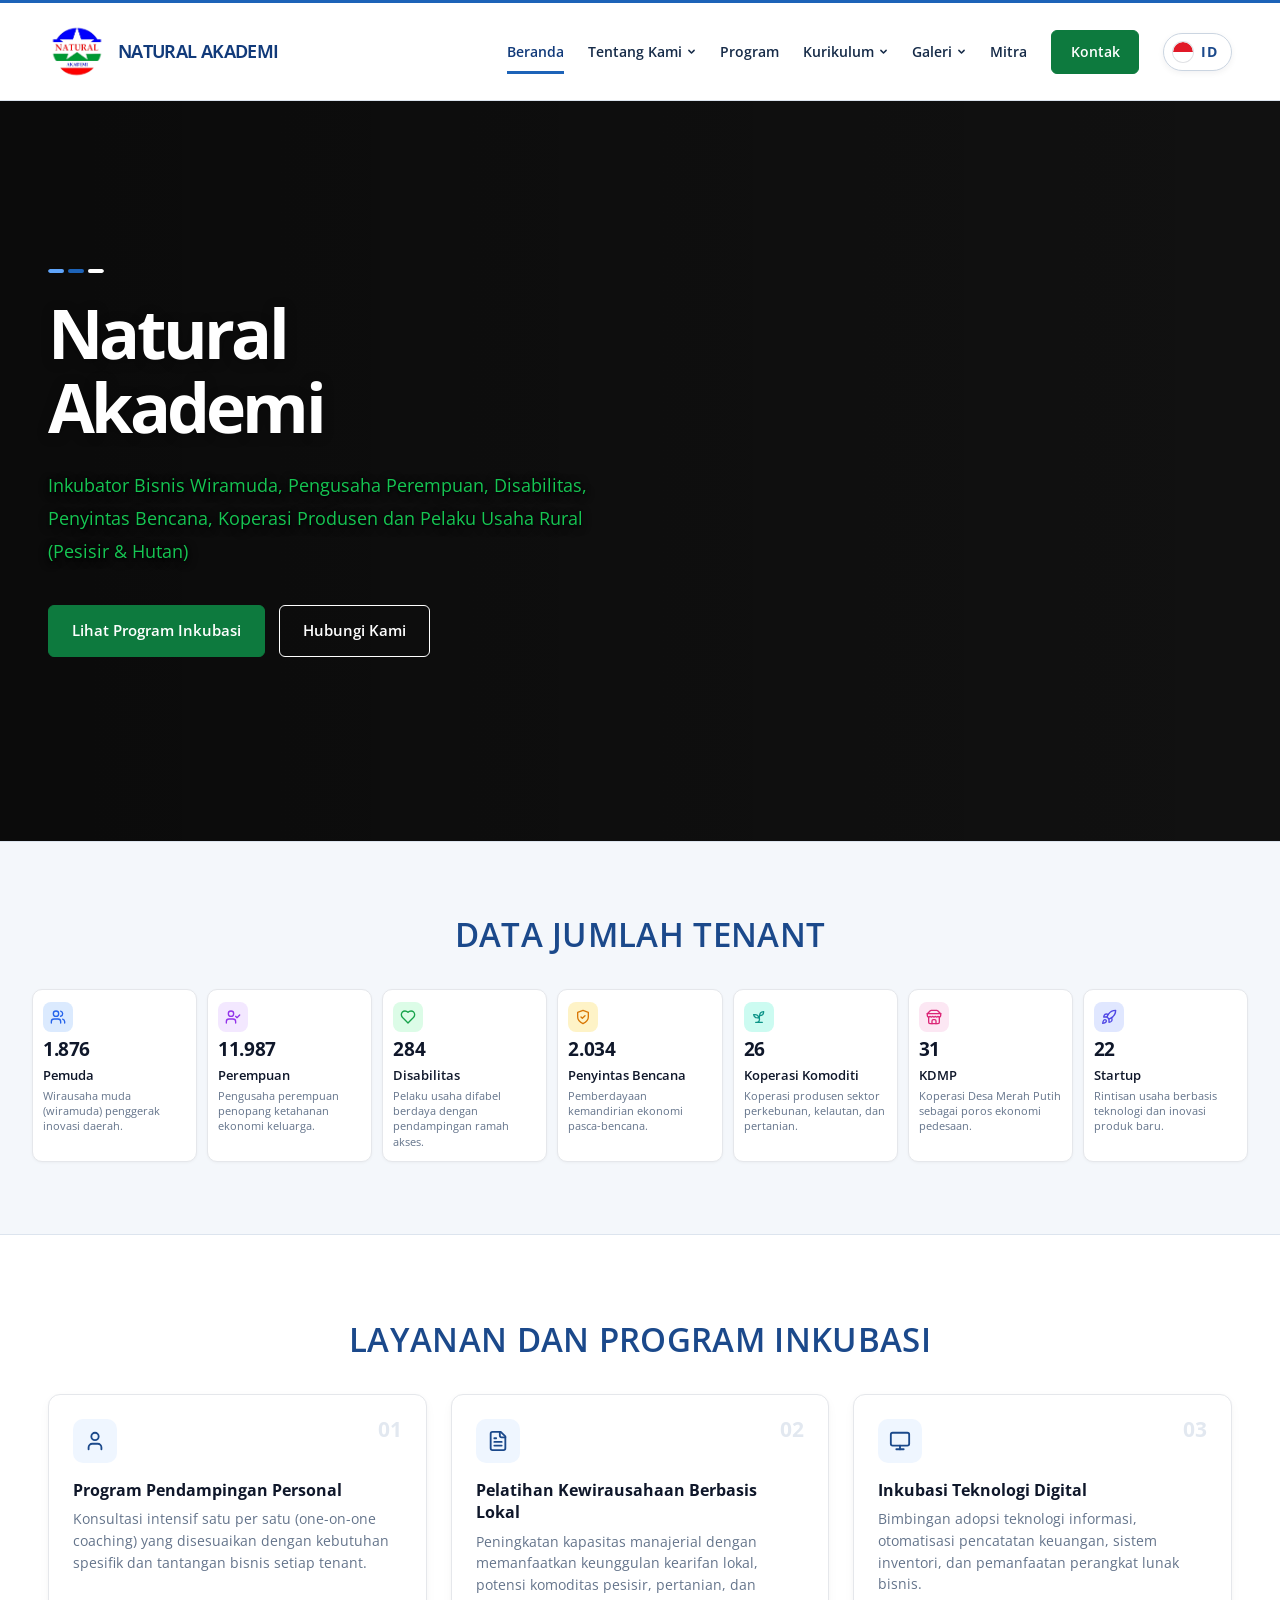
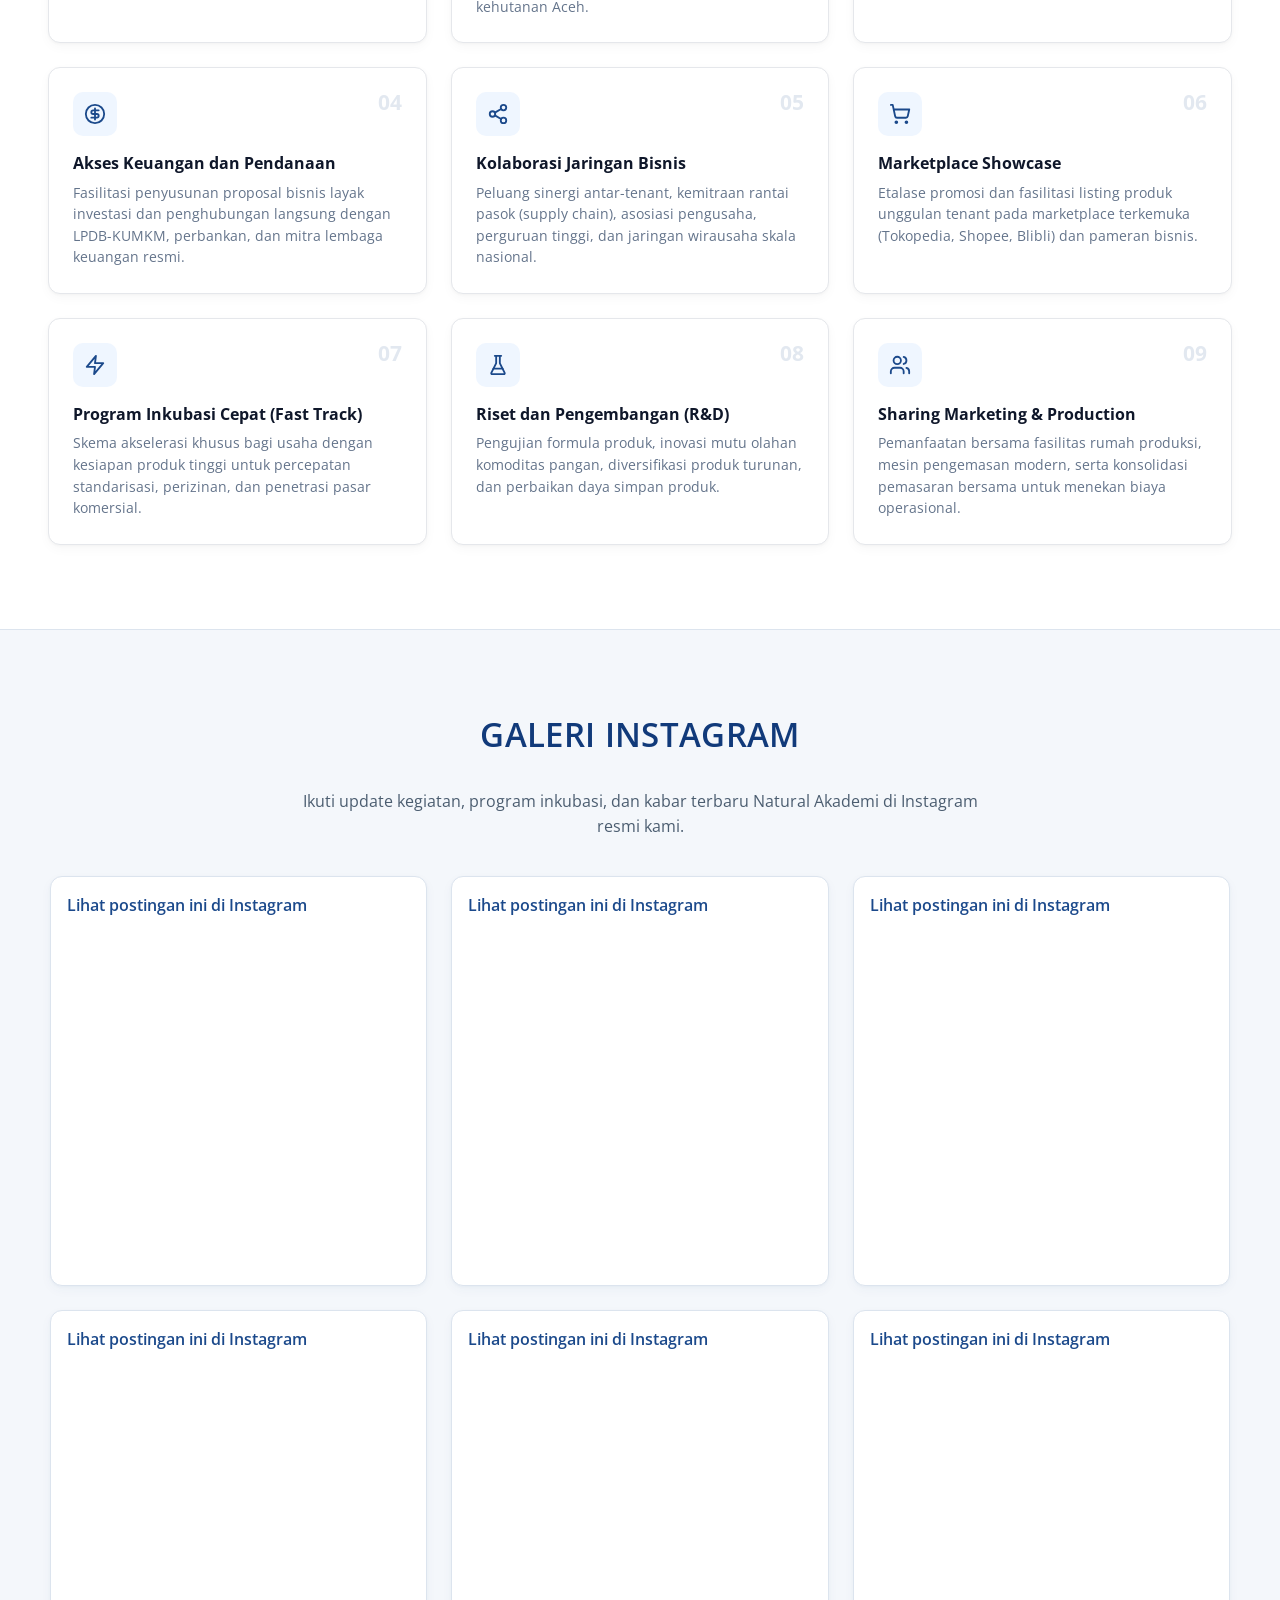
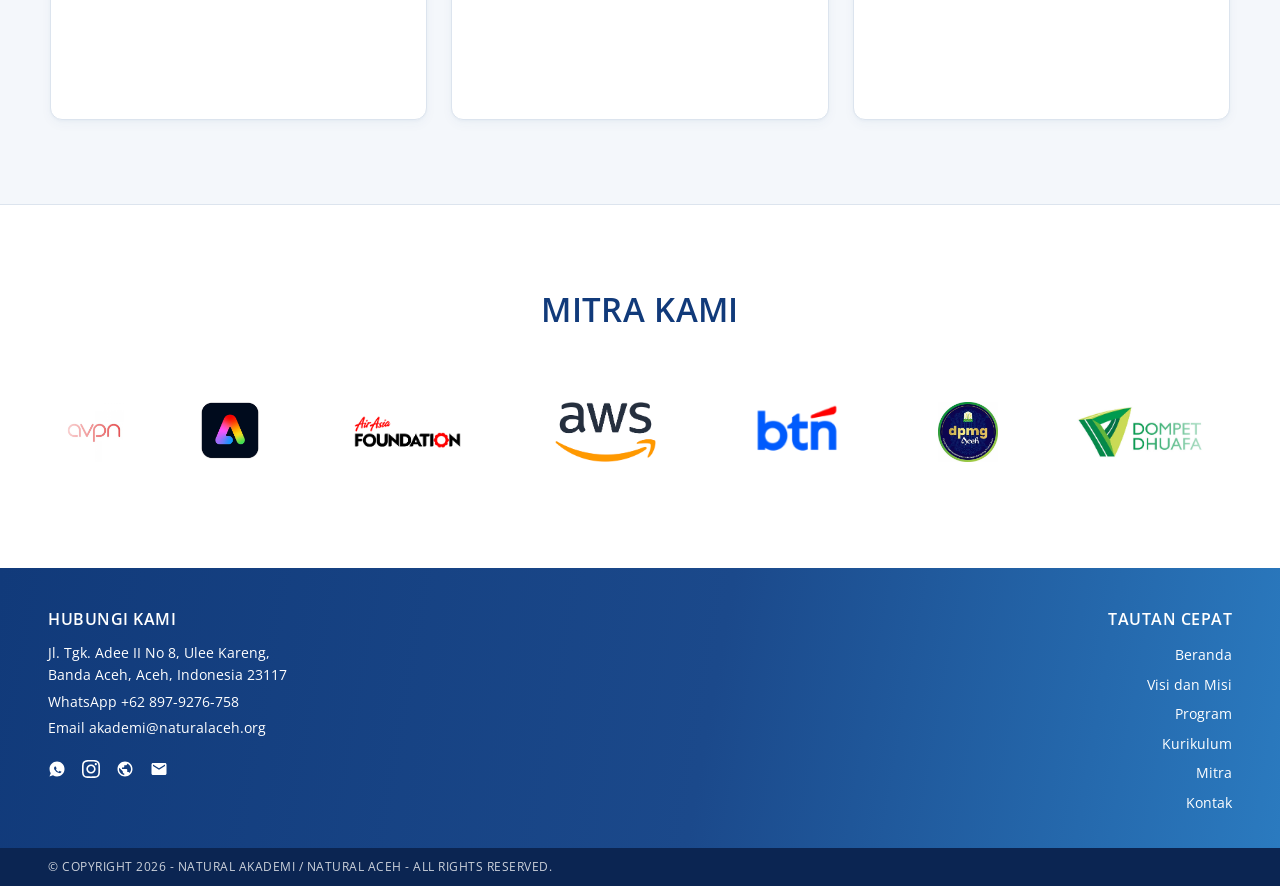
<file: index.html>
<!doctype html>
<html lang="id">
  <head>
    <meta charset="utf-8">
    <meta name="viewport" content="width=device-width, initial-scale=1">
    <meta name="theme-color" content="#1B498B">
    <meta name="description" content="Natural Akademi — Inkubator Bisnis Wiramuda, Pengusaha Perempuan, Disabilitas, Penyintas Bencana, Koperasi Produsen dan Pelaku Usaha Rural (Pesisir & Hutan)">
    <title>Natural Akademi | Inkubator Bisnis</title>
    <link rel="icon" type="image/png" href="Informasi%20mengenai%20natural%20akademi/Natural%20akademi%20logo%201.png">
    <link rel="preconnect" href="https://fonts.googleapis.com">
    <link rel="preconnect" href="https://fonts.gstatic.com" crossorigin>
    <link href="https://fonts.googleapis.com/css2?family=Open+Sans:wght@400;600;700&display=swap" rel="stylesheet">
    <link rel="stylesheet" href="styles.css">
    <script src="script.js" defer></script>
  </head>
  <body>
    <a class="skip-link" href="#beranda">Lewati navigasi</a>
    <header class="site-header">
      <div class="container header-inner">
        <a class="brand" href="#beranda" aria-label="NATURAL AKADEMI — Beranda">
          <img src="Informasi%20mengenai%20natural%20akademi/Natural%20akademi%20logo%201.png" width="500" height="499" alt="Logo Natural Akademi">
          <span>NATURAL <strong>AKADEMI</strong></span>
        </a>

        <nav id="primary-navigation" class="navigation" aria-label="Navigasi utama">
          <ul>
            <li><a href="#beranda" aria-current="location">Beranda</a></li>
            <li class="nav-dropdown">
              <button
                class="dropdown-trigger"
                type="button"
                aria-expanded="false"
                aria-controls="dropdown-about"
                aria-haspopup="true"
              >
                <span>Tentang Kami</span>
                <svg class="dropdown-chevron" width="9" height="9" viewBox="0 0 12 12" aria-hidden="true" focusable="false">
                  <path d="M2.5 4.5L6 8L9.5 4.5" fill="none" stroke="currentColor" stroke-width="2" stroke-linecap="round" stroke-linejoin="round"/>
                </svg>
              </button>
              <ul id="dropdown-about" class="dropdown-menu">
                <li><a href="visi-misi.html">Visi dan Misi</a></li>
                <li><a href="tujuan-utama.html">Tujuan Utama</a></li>
                <li><a href="struktur-pengelola.html">Struktur Pengelola</a></li>
              </ul>
            </li>
            <li><a href="#program">Program</a></li>
            <li class="nav-dropdown">
              <button
                class="dropdown-trigger"
                type="button"
                aria-expanded="false"
                aria-controls="dropdown-curriculum"
                aria-haspopup="true"
              >
                <span>Kurikulum</span>
                <svg class="dropdown-chevron" width="9" height="9" viewBox="0 0 12 12" aria-hidden="true" focusable="false">
                  <path d="M2.5 4.5L6 8L9.5 4.5" fill="none" stroke="currentColor" stroke-width="2" stroke-linecap="round" stroke-linejoin="round"/>
                </svg>
              </button>
              <ul id="dropdown-curriculum" class="dropdown-menu">
                <li><a href="kurikulum-inkubasi-umkm.html">Kurikulum Inkubasi UMKM</a></li>
                <li><a href="strategi-inkubasi-koperasi.html">Strategi Inkubasi Koperasi</a></li>
              </ul>
            </li>
            <li class="nav-dropdown">
              <button
                class="dropdown-trigger"
                type="button"
                aria-expanded="false"
                aria-controls="dropdown-gallery"
                aria-haspopup="true"
              >
                <span>Galeri</span>
                <svg class="dropdown-chevron" width="9" height="9" viewBox="0 0 12 12" aria-hidden="true" focusable="false">
                  <path d="M2.5 4.5L6 8L9.5 4.5" fill="none" stroke="currentColor" stroke-width="2" stroke-linecap="round" stroke-linejoin="round"/>
                </svg>
              </button>
              <ul id="dropdown-gallery" class="dropdown-menu">
                <li><a href="#galeri-instagram">Galeri Instagram</a></li>
                <li><a href="galeri-photo.html">Galeri Photo</a></li>
              </ul>
            </li>
            <li><a href="#mitra">Mitra</a></li>
            <!-- Restore Alur Inkubasi and Fasilitas when their sections are available. -->
            <li><a class="nav-contact" href="#kontak">Kontak</a></li>
          </ul>
        </nav>

        <div class="header-actions">
          <button
            type="button"
            class="lang-toggle-btn"
            id="lang-toggle"
            aria-label="Terjemahkan ke Bahasa Inggris / Translate to English"
            title="Terjemahkan ke Bahasa Inggris (Translate to English)"
            aria-pressed="false"
          >
            <span class="lang-flag-wrapper" aria-hidden="true">
              <!-- Bendera Indonesia (Default) -->
              <svg class="lang-flag-icon lang-flag-id" viewBox="0 0 24 24" width="20" height="20" focusable="false">
                <rect width="24" height="12" fill="#E11927" />
                <rect y="12" width="24" height="12" fill="#FFFFFF" />
              </svg>
              <!-- Bendera Inggris / UK Flag (Mode EN) -->
              <svg class="lang-flag-icon lang-flag-en" viewBox="0 0 60 30" width="20" height="20" preserveAspectRatio="xMidYMid slice" focusable="false">
                <rect width="60" height="30" fill="#012169" />
                <path d="M0,0 L60,30 M60,0 L0,30" stroke="#FFFFFF" stroke-width="6" />
                <path d="M0,0 L60,30 M60,0 L0,30" stroke="#C8102E" stroke-width="2" />
                <path d="M30,0 v30 M0,15 h60" stroke="#FFFFFF" stroke-width="10" />
                <path d="M30,0 v30 M0,15 h60" stroke="#C8102E" stroke-width="6" />
              </svg>
            </span>
            <span class="lang-code-text">ID</span>
          </button>

          <button class="menu-toggle" type="button" aria-controls="primary-navigation" aria-expanded="false" hidden>
            <span class="menu-icon" aria-hidden="true"><span></span><span></span><span></span></span>
            <span class="visually-hidden menu-label">Buka menu navigasi</span>
          </button>
        </div>
      </div>
    </header>

    <main>
      <section class="hero" id="beranda" aria-labelledby="hero-title" tabindex="-1">
        <video class="hero-video" id="hero-video" loop playsinline preload="metadata" aria-hidden="true" tabindex="-1">
          <source src="Pasar%20Laut%20Aceh.mp4" type="video/mp4">
        </video>
        <div class="container hero-inner">
          <div class="hero-content">
            <div class="brand-rule" aria-hidden="true"><span></span><span></span><span></span></div>
            <h1 id="hero-title">Natural <span>Akademi</span></h1>
            <p class="hero-tagline">Inkubator Bisnis Wiramuda, Pengusaha Perempuan, Disabilitas, Penyintas Bencana, Koperasi Produsen dan Pelaku Usaha Rural (Pesisir &amp; Hutan)</p>
            <div class="hero-actions">
              <a class="button button-primary" href="#program">Lihat Program Inkubasi</a>
              <a class="button button-secondary" href="#kontak">Hubungi Kami</a>
            </div>
          </div>
        </div>
      </section>
      <section class="tenant-section" id="tenant" aria-labelledby="tenant-title">
        <div class="container tenant-container">
          <h2 class="tenant-title" id="tenant-title">DATA JUMLAH TENANT</h2>
          <dl class="tenant-grid">
            <div class="tenant-card">
              <dd class="tenant-number">
                <span class="tenant-icon tenant-icon--blue" aria-hidden="true">
                  <svg viewBox="0 0 24 24" fill="none" stroke="currentColor" stroke-width="2" stroke-linecap="round" stroke-linejoin="round"><path d="M16 21v-2a4 4 0 0 0-4-4H6a4 4 0 0 0-4 4v2"/><circle cx="9" cy="7" r="4"/><path d="M22 21v-2a4 4 0 0 0-3-3.87"/><path d="M16 3.13a4 4 0 0 1 0 7.75"/></svg>
                </span>
                <span>1.876</span>
              </dd>
              <dt class="tenant-label">Pemuda</dt>
              <dd class="tenant-desc">Wirausaha muda (wiramuda) penggerak inovasi daerah.</dd>
            </div>
            <div class="tenant-card">
              <dd class="tenant-number">
                <span class="tenant-icon tenant-icon--purple" aria-hidden="true">
                  <svg viewBox="0 0 24 24" fill="none" stroke="currentColor" stroke-width="2" stroke-linecap="round" stroke-linejoin="round"><path d="M16 21v-2a4 4 0 0 0-4-4H6a4 4 0 0 0-4 4v2"/><circle cx="9" cy="7" r="4"/><polyline points="16 11 18 13 22 9"/></svg>
                </span>
                <span>11.987</span>
              </dd>
              <dt class="tenant-label">Perempuan</dt>
              <dd class="tenant-desc">Pengusaha perempuan penopang ketahanan ekonomi keluarga.</dd>
            </div>
            <div class="tenant-card">
              <dd class="tenant-number">
                <span class="tenant-icon tenant-icon--green" aria-hidden="true">
                  <svg viewBox="0 0 24 24" fill="none" stroke="currentColor" stroke-width="2" stroke-linecap="round" stroke-linejoin="round"><path d="M19 14c1.49-1.46 3-3.21 3-5.5A5.5 5.5 0 0 0 16.5 3c-1.76 0-3 .5-4.5 2-1.5-1.5-2.74-2-4.5-2A5.5 5.5 0 0 0 2 8.5c0 2.3 1.5 4.05 3 5.5l7 7Z"/></svg>
                </span>
                <span>284</span>
              </dd>
              <dt class="tenant-label">Disabilitas</dt>
              <dd class="tenant-desc">Pelaku usaha difabel berdaya dengan pendampingan ramah akses.</dd>
            </div>
            <div class="tenant-card">
              <dd class="tenant-number">
                <span class="tenant-icon tenant-icon--amber" aria-hidden="true">
                  <svg viewBox="0 0 24 24" fill="none" stroke="currentColor" stroke-width="2" stroke-linecap="round" stroke-linejoin="round"><path d="M12 22s8-4 8-10V5l-8-3-8 3v7c0 6 8 10 8 10"/><path d="m9 12 2 2 4-4"/></svg>
                </span>
                <span>2.034</span>
              </dd>
              <dt class="tenant-label">Penyintas Bencana</dt>
              <dd class="tenant-desc">Pemberdayaan kemandirian ekonomi pasca-bencana.</dd>
            </div>
            <div class="tenant-card">
              <dd class="tenant-number">
                <span class="tenant-icon tenant-icon--teal" aria-hidden="true">
                  <svg viewBox="0 0 24 24" fill="none" stroke="currentColor" stroke-width="2" stroke-linecap="round" stroke-linejoin="round"><path d="M7 20h10"/><path d="M10 20c5.5-2.5.8-6.4 3-10"/><path d="M9.5 9.4c1.1.8 1.8 2.2 2.3 3.7-2 .4-3.5.4-4.8-.3-1.2-.6-2.3-1.9-3-4.2 2.8-.5 4.4 0 5.5.8z"/><path d="M14.1 6a7 7 0 0 0-1.1 4c1.9-.1 3.3-.6 4.3-1.4 1-1 1.6-2.3 1.7-4.6-2.7.1-4 1-4.9 2z"/></svg>
                </span>
                <span>26</span>
              </dd>
              <dt class="tenant-label">Koperasi Komoditi</dt>
              <dd class="tenant-desc">Koperasi produsen sektor perkebunan, kelautan, dan pertanian.</dd>
            </div>
            <div class="tenant-card">
              <dd class="tenant-number">
                <span class="tenant-icon tenant-icon--pink" aria-hidden="true">
                  <svg viewBox="0 0 24 24" fill="none" stroke="currentColor" stroke-width="2" stroke-linecap="round" stroke-linejoin="round"><path d="m2 7 4.41-4.41A2 2 0 0 1 7.83 2h8.34a2 2 0 0 1 1.42.59L22 7"/><path d="M4 12v8a2 2 0 0 0 2 2h12a2 2 0 0 0 2-2v-8"/><path d="M15 22v-4a2 2 0 0 0-2-2h-2a2 2 0 0 0-2 2v4"/><path d="M2 7h20"/><path d="M22 7v3a2 2 0 0 1-2 2v0a2.7 2.7 0 0 1-1.59-.63.7.7 0 0 0-.82 0A2.7 2.7 0 0 1 16 12a2.7 2.7 0 0 1-1.59-.63.7.7 0 0 0-.82 0A2.7 2.7 0 0 1 12 12a2.7 2.7 0 0 1-1.59-.63.7.7 0 0 0-.82 0A2.7 2.7 0 0 1 8 12a2.7 2.7 0 0 1-1.59-.63.7.7 0 0 0-.82 0A2.7 2.7 0 0 1 4 12v0a2 2 0 0 1-2-2V7"/></svg>
                </span>
                <span>31</span>
              </dd>
              <dt class="tenant-label">KDMP</dt>
              <dd class="tenant-desc">Koperasi Desa Merah Putih sebagai poros ekonomi pedesaan.</dd>
            </div>
            <div class="tenant-card">
              <dd class="tenant-number">
                <span class="tenant-icon tenant-icon--indigo" aria-hidden="true">
                  <svg viewBox="0 0 24 24" fill="none" stroke="currentColor" stroke-width="2" stroke-linecap="round" stroke-linejoin="round"><path d="M4.5 16.5c-1.5 1.26-2 5-2 5s3.74-.5 5-2c.71-.84.7-2.13-.09-2.91a2.18 2.18 0 0 0-2.91-.09z"/><path d="m12 15-3-3a22 22 0 0 1 2-3.95A12.88 12.88 0 0 1 22 2c0 2.72-.78 7.5-6 11a22.35 22.35 0 0 1-4 2z"/><path d="M9 12H4s.55-3.03 2-4c1.62-1.08 5 0 5 0"/><path d="M12 15v5s3.03-.55 4-2c1.08-1.62 0-5 0-5"/></svg>
                </span>
                <span>22</span>
              </dd>
              <dt class="tenant-label">Startup</dt>
              <dd class="tenant-desc">Rintisan usaha berbasis teknologi dan inovasi produk baru.</dd>
            </div>
          </dl>
        </div>
      </section>
      <section class="program-section" id="program" aria-labelledby="program-title">
        <div class="container">
          <h2 class="program-title" id="program-title">LAYANAN DAN PROGRAM INKUBASI</h2>
          <ol class="program-grid" role="list">
            <li class="program-card">
              <div class="program-card-header">
                <span class="program-icon" aria-hidden="true">
                  <svg viewBox="0 0 24 24" fill="none" stroke="currentColor" stroke-width="2" stroke-linecap="round" stroke-linejoin="round"><path d="M19 21v-2a4 4 0 0 0-4-4H9a4 4 0 0 0-4 4v2"/><circle cx="12" cy="7" r="4"/></svg>
                </span>
                <span class="program-number" aria-hidden="true">01</span>
              </div>
              <h3 class="program-card-title">Program Pendampingan Personal</h3>
              <p class="program-card-desc">Konsultasi intensif satu per satu (one-on-one coaching) yang disesuaikan dengan kebutuhan spesifik dan tantangan bisnis setiap tenant.</p>
            </li>
            <li class="program-card">
              <div class="program-card-header">
                <span class="program-icon" aria-hidden="true">
                  <svg viewBox="0 0 24 24" fill="none" stroke="currentColor" stroke-width="2" stroke-linecap="round" stroke-linejoin="round"><path d="M15 2H6a2 2 0 0 0-2 2v16a2 2 0 0 0 2 2h12a2 2 0 0 0 2-2V7Z"/><path d="M14 2v4a2 2 0 0 0 2 2h4"/><path d="M10 9H8"/><path d="M16 13H8"/><path d="M16 17H8"/></svg>
                </span>
                <span class="program-number" aria-hidden="true">02</span>
              </div>
              <h3 class="program-card-title">Pelatihan Kewirausahaan Berbasis Lokal</h3>
              <p class="program-card-desc">Peningkatan kapasitas manajerial dengan memanfaatkan keunggulan kearifan lokal, potensi komoditas pesisir, pertanian, dan kehutanan Aceh.</p>
            </li>
            <li class="program-card">
              <div class="program-card-header">
                <span class="program-icon" aria-hidden="true">
                  <svg viewBox="0 0 24 24" fill="none" stroke="currentColor" stroke-width="2" stroke-linecap="round" stroke-linejoin="round"><rect width="20" height="14" x="2" y="3" rx="2"/><line x1="8" x2="16" y1="21" y2="21"/><line x1="12" x2="12" y1="17" y2="21"/></svg>
                </span>
                <span class="program-number" aria-hidden="true">03</span>
              </div>
              <h3 class="program-card-title">Inkubasi Teknologi Digital</h3>
              <p class="program-card-desc">Bimbingan adopsi teknologi informasi, otomatisasi pencatatan keuangan, sistem inventori, dan pemanfaatan perangkat lunak bisnis.</p>
            </li>
            <li class="program-card">
              <div class="program-card-header">
                <span class="program-icon" aria-hidden="true">
                  <svg viewBox="0 0 24 24" fill="none" stroke="currentColor" stroke-width="2" stroke-linecap="round" stroke-linejoin="round"><circle cx="12" cy="12" r="10"/><path d="M16 8h-6a2 2 0 1 0 0 4h4a2 2 0 1 1 0 4H8"/><path d="M12 18V6"/></svg>
                </span>
                <span class="program-number" aria-hidden="true">04</span>
              </div>
              <h3 class="program-card-title">Akses Keuangan dan Pendanaan</h3>
              <p class="program-card-desc">Fasilitasi penyusunan proposal bisnis layak investasi dan penghubungan langsung dengan LPDB-KUMKM, perbankan, dan mitra lembaga keuangan resmi.</p>
            </li>
            <li class="program-card">
              <div class="program-card-header">
                <span class="program-icon" aria-hidden="true">
                  <svg viewBox="0 0 24 24" fill="none" stroke="currentColor" stroke-width="2" stroke-linecap="round" stroke-linejoin="round"><circle cx="18" cy="5" r="3"/><circle cx="6" cy="12" r="3"/><circle cx="18" cy="19" r="3"/><line x1="8.59" x2="15.42" y1="13.51" y2="17.49"/><line x1="15.41" x2="8.59" y1="6.51" y2="10.49"/></svg>
                </span>
                <span class="program-number" aria-hidden="true">05</span>
              </div>
              <h3 class="program-card-title">Kolaborasi Jaringan Bisnis</h3>
              <p class="program-card-desc">Peluang sinergi antar-tenant, kemitraan rantai pasok (supply chain), asosiasi pengusaha, perguruan tinggi, dan jaringan wirausaha skala nasional.</p>
            </li>
            <li class="program-card">
              <div class="program-card-header">
                <span class="program-icon" aria-hidden="true">
                  <svg viewBox="0 0 24 24" fill="none" stroke="currentColor" stroke-width="2" stroke-linecap="round" stroke-linejoin="round"><circle cx="8" cy="21" r="1"/><circle cx="19" cy="21" r="1"/><path d="M2.05 2.05h2l2.66 12.42a2 2 0 0 0 2 1.58h9.78a2 2 0 0 0 1.95-1.57l1.65-7.43H5.12"/></svg>
                </span>
                <span class="program-number" aria-hidden="true">06</span>
              </div>
              <h3 class="program-card-title">Marketplace Showcase</h3>
              <p class="program-card-desc">Etalase promosi dan fasilitasi listing produk unggulan tenant pada marketplace terkemuka (Tokopedia, Shopee, Blibli) dan pameran bisnis.</p>
            </li>
            <li class="program-card">
              <div class="program-card-header">
                <span class="program-icon" aria-hidden="true">
                  <svg viewBox="0 0 24 24" fill="none" stroke="currentColor" stroke-width="2" stroke-linecap="round" stroke-linejoin="round"><polygon points="13 2 3 14 12 14 11 22 21 10 12 10 13 2"/></svg>
                </span>
                <span class="program-number" aria-hidden="true">07</span>
              </div>
              <h3 class="program-card-title">Program Inkubasi Cepat (Fast Track)</h3>
              <p class="program-card-desc">Skema akselerasi khusus bagi usaha dengan kesiapan produk tinggi untuk percepatan standarisasi, perizinan, dan penetrasi pasar komersial.</p>
            </li>
            <li class="program-card">
              <div class="program-card-header">
                <span class="program-icon" aria-hidden="true">
                  <svg viewBox="0 0 24 24" fill="none" stroke="currentColor" stroke-width="2" stroke-linecap="round" stroke-linejoin="round"><path d="M10 2v7.527a2 2 0 0 1-.211.896L4.72 20.55a1 1 0 0 0 .9 1.45h12.76a1 1 0 0 0 .9-1.45l-5.069-10.127A2 2 0 0 1 14 9.527V2"/><path d="M8.5 2h7"/><path d="M7 16h10"/></svg>
                </span>
                <span class="program-number" aria-hidden="true">08</span>
              </div>
              <h3 class="program-card-title">Riset dan Pengembangan (R&amp;D)</h3>
              <p class="program-card-desc">Pengujian formula produk, inovasi mutu olahan komoditas pangan, diversifikasi produk turunan, dan perbaikan daya simpan produk.</p>
            </li>
            <li class="program-card">
              <div class="program-card-header">
                <span class="program-icon" aria-hidden="true">
                  <svg viewBox="0 0 24 24" fill="none" stroke="currentColor" stroke-width="2" stroke-linecap="round" stroke-linejoin="round"><path d="M16 21v-2a4 4 0 0 0-4-4H6a4 4 0 0 0-4 4v2"/><circle cx="9" cy="7" r="4"/><path d="M22 21v-2a4 4 0 0 0-3-3.87"/><path d="M16 3.13a4 4 0 0 1 0 7.75"/></svg>
                </span>
                <span class="program-number" aria-hidden="true">09</span>
              </div>
              <h3 class="program-card-title">Sharing Marketing &amp; Production</h3>
              <p class="program-card-desc">Pemanfaatan bersama fasilitas rumah produksi, mesin pengemasan modern, serta konsolidasi pemasaran bersama untuk menekan biaya operasional.</p>
            </li>
          </ol>
        </div>
      </section>

      <!-- Section Galeri Instagram (Sebelum Mitra) -->
      <section class="gallery-ig-section" id="galeri-instagram" aria-labelledby="gallery-ig-title">
        <div class="container">
          <div class="gallery-ig-inner">
            <h2 class="visi-misi-title" id="gallery-ig-title">GALERI INSTAGRAM</h2>
            <p class="gallery-ig-subtitle">Ikuti update kegiatan, program inkubasi, dan kabar terbaru Natural Akademi di Instagram resmi kami.</p>

            <ul class="gallery-ig-grid" aria-label="Daftar Postingan Instagram Natural Aceh">
              <li class="gallery-ig-card">
                <div class="ig-card-wrapper">
                  <blockquote class="instagram-media" data-instgrm-permalink="https://www.instagram.com/p/DgE9Px3xVOS/" data-instgrm-version="14">
                    <div style="padding:16px;">
                      <a href="https://www.instagram.com/p/DgE9Px3xVOS/" target="_blank" rel="noopener noreferrer" style="color:#1B498B; text-decoration:none; font-weight:600;">
                        Lihat postingan ini di Instagram
                      </a>
                    </div>
                  </blockquote>
                </div>
              </li>
              <li class="gallery-ig-card">
                <div class="ig-card-wrapper">
                  <blockquote class="instagram-media" data-instgrm-permalink="https://www.instagram.com/p/DgE9G06Rac5/" data-instgrm-version="14">
                    <div style="padding:16px;">
                      <a href="https://www.instagram.com/p/DgE9G06Rac5/" target="_blank" rel="noopener noreferrer" style="color:#1B498B; text-decoration:none; font-weight:600;">
                        Lihat postingan ini di Instagram
                      </a>
                    </div>
                  </blockquote>
                </div>
              </li>
              <li class="gallery-ig-card">
                <div class="ig-card-wrapper">
                  <blockquote class="instagram-media" data-instgrm-permalink="https://www.instagram.com/p/DfWUd2Ekw_3/" data-instgrm-version="14">
                    <div style="padding:16px;">
                      <a href="https://www.instagram.com/p/DfWUd2Ekw_3/" target="_blank" rel="noopener noreferrer" style="color:#1B498B; text-decoration:none; font-weight:600;">
                        Lihat postingan ini di Instagram
                      </a>
                    </div>
                  </blockquote>
                </div>
              </li>
              <li class="gallery-ig-card">
                <div class="ig-card-wrapper">
                  <blockquote class="instagram-media" data-instgrm-permalink="https://www.instagram.com/p/DfWUaR1E4mA/" data-instgrm-version="14">
                    <div style="padding:16px;">
                      <a href="https://www.instagram.com/p/DfWUaR1E4mA/" target="_blank" rel="noopener noreferrer" style="color:#1B498B; text-decoration:none; font-weight:600;">
                        Lihat postingan ini di Instagram
                      </a>
                    </div>
                  </blockquote>
                </div>
              </li>
              <li class="gallery-ig-card">
                <div class="ig-card-wrapper">
                  <blockquote class="instagram-media" data-instgrm-permalink="https://www.instagram.com/p/DfWUVsvkxzE/" data-instgrm-version="14">
                    <div style="padding:16px;">
                      <a href="https://www.instagram.com/p/DfWUVsvkxzE/" target="_blank" rel="noopener noreferrer" style="color:#1B498B; text-decoration:none; font-weight:600;">
                        Lihat postingan ini di Instagram
                      </a>
                    </div>
                  </blockquote>
                </div>
              </li>
              <li class="gallery-ig-card">
                <div class="ig-card-wrapper">
                  <blockquote class="instagram-media" data-instgrm-permalink="https://www.instagram.com/p/DfWUQfgE_N0/" data-instgrm-version="14">
                    <div style="padding:16px;">
                      <a href="https://www.instagram.com/p/DfWUQfgE_N0/" target="_blank" rel="noopener noreferrer" style="color:#1B498B; text-decoration:none; font-weight:600;">
                        Lihat postingan ini di Instagram
                      </a>
                    </div>
                  </blockquote>
                </div>
              </li>
            </ul>
          </div>
        </div>
        <script async src="https://www.instagram.com/embed.js"></script>
      </section>

      <!-- Section Mitra (Sebelum Kontak) -->
      <section class="partner-home-section" id="mitra" aria-labelledby="partner-title">
        <div class="container">
          <div class="partner-section">
            <h2 class="visi-misi-title" id="partner-title">MITRA KAMI</h2>

            <div class="partner-marquee">
              <div class="partner-marquee-track">
                <ul class="partner-marquee-list" aria-label="Daftar Logo Mitra Natural Akademi">
                  <li class="partner-marquee-item">
                    <img src="Mitra/AVPN%20logo.jpg" alt="Logo AVPN">
                  </li>
                  <li class="partner-marquee-item">
                    <img src="Mitra/Adobe%20Express%20logo.jpg" alt="Logo Adobe Express">
                  </li>
                  <li class="partner-marquee-item">
                    <img src="Mitra/Airasia%20Foundation%20logo.png" alt="Logo AirAsia Foundation">
                  </li>
                  <li class="partner-marquee-item">
                    <img src="Mitra/Amazone%20Web%20Service%20logo.png" alt="Logo Amazon Web Services">
                  </li>
                  <li class="partner-marquee-item">
                    <img src="Mitra/Bank%20BTN%20Logo.png" alt="Logo Bank BTN">
                  </li>
                  <li class="partner-marquee-item">
                    <img src="Mitra/DPMG%20Aceh%20logo.jpg" alt="Logo DPMG Aceh">
                  </li>
                  <li class="partner-marquee-item">
                    <img src="Mitra/Dompet%20Dhuafa%20logo.jpg" alt="Logo Dompet Dhuafa">
                  </li>
                  <li class="partner-marquee-item">
                    <img src="Mitra/GS1%20logo.png" alt="Logo GS1">
                  </li>
                  <li class="partner-marquee-item">
                    <img src="Mitra/Global%20center%20of%20adaption%20logo.png" alt="Logo Global Center on Adaptation">
                  </li>
                  <li class="partner-marquee-item">
                    <img src="Mitra/Honnold%20foundation%20logo.png" alt="Logo Honnold Foundation">
                  </li>
                  <li class="partner-marquee-item">
                    <img src="Mitra/kedutaan%20australia%20logo.jpeg" alt="Logo Kedutaan Australia">
                  </li>
                  <li class="partner-marquee-item">
                    <img src="Mitra/Kemenkop%20Logo.png" alt="Logo Kementerian Koperasi dan UKM">
                  </li>
                  <li class="partner-marquee-item">
                    <img src="Mitra/Kemenpora%20Logo.png" alt="Logo Kementerian Pemuda dan Olahraga">
                  </li>
                  <li class="partner-marquee-item">
                    <img src="Mitra/Kemenristekdikti%20logo.png" alt="Logo Kemenristekdikti">
                  </li>
                  <li class="partner-marquee-item">
                    <img src="Mitra/Kementerian%20Agama%20logo.png" alt="Logo Kementerian Agama">
                  </li>
                  <li class="partner-marquee-item">
                    <img src="Mitra/Kementerian%20Ketenagakerjaan%20Kemnaker%20Logo.png" alt="Logo Kementerian Ketenagakerjaan">
                  </li>
                  <li class="partner-marquee-item">
                    <img src="Mitra/LPDB%20Koperasi%20logo.jpg" alt="Logo LPDB Koperasi">
                  </li>
                  <li class="partner-marquee-item">
                    <img src="Mitra/Paris%20peace%20Forum%20logo.png" alt="Logo Paris Peace Forum">
                  </li>
                  <li class="partner-marquee-item">
                    <img src="Mitra/Pegadaian%20Syariah%20logo.png" alt="Logo Pegadaian Syariah">
                  </li>
                  <li class="partner-marquee-item">
                    <img src="Mitra/Pemerintah%20aceh%20logo.png" alt="Logo Pemerintah Aceh">
                  </li>
                  <li class="partner-marquee-item">
                    <img src="Mitra/Pemkab%20Aceh%20Tengah%20logo.png" alt="Logo Pemkab Aceh Tengah">
                  </li>
                  <li class="partner-marquee-item">
                    <img src="Mitra/Pemkab%20aceh%20barat%20logo.jpg" alt="Logo Pemkab Aceh Barat">
                  </li>
                  <li class="partner-marquee-item">
                    <img src="Mitra/Pemko%20banda%20aceh%20logo.png" alt="Logo Pemko Banda Aceh">
                  </li>
                  <li class="partner-marquee-item">
                    <img src="Mitra/pln%20peduli%20logo.png" alt="Logo PLN Peduli">
                  </li>
                  <li class="partner-marquee-item">
                    <img src="Mitra/RRI%20logo.png" alt="Logo RRI">
                  </li>
                  <li class="partner-marquee-item">
                    <img src="Mitra/UMKM%20Logo.png" alt="Logo UMKM">
                  </li>
                  <li class="partner-marquee-item">
                    <img src="Mitra/Univ%20Abulyatama%20logo.jpg" alt="Logo Universitas Abulyatama">
                  </li>
                  <li class="partner-marquee-item">
                    <img src="Mitra/Universitas%20Syiah%20Kuala%20(USK)%20Logo.png" alt="Logo Universitas Syiah Kuala (USK)">
                  </li>
                  <li class="partner-marquee-item">
                    <img src="Mitra/Universitas%20Teuku%20Umar%20(UTU)%20logo.png" alt="Logo Universitas Teuku Umar (UTU)">
                  </li>
                  <li class="partner-marquee-item">
                    <img src="Mitra/WCS%20logo.png" alt="Logo WCS">
                  </li>
                  <li class="partner-marquee-item">
                    <img src="Mitra/PF%20muda%20logo.jpeg" alt="Pertamina Foundation">
                  </li>
                  <li class="partner-marquee-item">
                    <img src="Mitra/bisa%20logo.jpeg" alt="BISA">
                  </li>
                </ul>

                <ul class="partner-marquee-list" aria-hidden="true">
                  <li class="partner-marquee-item">
                    <img src="Mitra/AVPN%20logo.jpg" alt="">
                  </li>
                  <li class="partner-marquee-item">
                    <img src="Mitra/Adobe%20Express%20logo.jpg" alt="">
                  </li>
                  <li class="partner-marquee-item">
                    <img src="Mitra/Airasia%20Foundation%20logo.png" alt="">
                  </li>
                  <li class="partner-marquee-item">
                    <img src="Mitra/Amazone%20Web%20Service%20logo.png" alt="">
                  </li>
                  <li class="partner-marquee-item">
                    <img src="Mitra/Bank%20BTN%20Logo.png" alt="">
                  </li>
                  <li class="partner-marquee-item">
                    <img src="Mitra/DPMG%20Aceh%20logo.jpg" alt="">
                  </li>
                  <li class="partner-marquee-item">
                    <img src="Mitra/Dompet%20Dhuafa%20logo.jpg" alt="">
                  </li>
                  <li class="partner-marquee-item">
                    <img src="Mitra/GS1%20logo.png" alt="">
                  </li>
                  <li class="partner-marquee-item">
                    <img src="Mitra/Global%20center%20of%20adaption%20logo.png" alt="">
                  </li>
                  <li class="partner-marquee-item">
                    <img src="Mitra/Honnold%20foundation%20logo.png" alt="">
                  </li>
                  <li class="partner-marquee-item">
                    <img src="Mitra/kedutaan%20australia%20logo.jpeg" alt="">
                  </li>
                  <li class="partner-marquee-item">
                    <img src="Mitra/Kemenkop%20Logo.png" alt="">
                  </li>
                  <li class="partner-marquee-item">
                    <img src="Mitra/Kemenpora%20Logo.png" alt="">
                  </li>
                  <li class="partner-marquee-item">
                    <img src="Mitra/Kemenristekdikti%20logo.png" alt="">
                  </li>
                  <li class="partner-marquee-item">
                    <img src="Mitra/Kementerian%20Agama%20logo.png" alt="">
                  </li>
                  <li class="partner-marquee-item">
                    <img src="Mitra/Kementerian%20Ketenagakerjaan%20Kemnaker%20Logo.png" alt="">
                  </li>
                  <li class="partner-marquee-item">
                    <img src="Mitra/LPDB%20Koperasi%20logo.jpg" alt="">
                  </li>
                  <li class="partner-marquee-item">
                    <img src="Mitra/Paris%20peace%20Forum%20logo.png" alt="">
                  </li>
                  <li class="partner-marquee-item">
                    <img src="Mitra/Pegadaian%20Syariah%20logo.png" alt="">
                  </li>
                  <li class="partner-marquee-item">
                    <img src="Mitra/Pemerintah%20aceh%20logo.png" alt="">
                  </li>
                  <li class="partner-marquee-item">
                    <img src="Mitra/Pemkab%20Aceh%20Tengah%20logo.png" alt="">
                  </li>
                  <li class="partner-marquee-item">
                    <img src="Mitra/Pemkab%20aceh%20barat%20logo.jpg" alt="">
                  </li>
                  <li class="partner-marquee-item">
                    <img src="Mitra/Pemko%20banda%20aceh%20logo.png" alt="">
                  </li>
                  <li class="partner-marquee-item">
                    <img src="Mitra/pln%20peduli%20logo.png" alt="">
                  </li>
                  <li class="partner-marquee-item">
                    <img src="Mitra/RRI%20logo.png" alt="">
                  </li>
                  <li class="partner-marquee-item">
                    <img src="Mitra/UMKM%20Logo.png" alt="">
                  </li>
                  <li class="partner-marquee-item">
                    <img src="Mitra/Univ%20Abulyatama%20logo.jpg" alt="">
                  </li>
                  <li class="partner-marquee-item">
                    <img src="Mitra/Universitas%20Syiah%20Kuala%20(USK)%20Logo.png" alt="">
                  </li>
                  <li class="partner-marquee-item">
                    <img src="Mitra/Universitas%20Teuku%20Umar%20(UTU)%20logo.png" alt="">
                  </li>
                  <li class="partner-marquee-item">
                    <img src="Mitra/WCS%20logo.png" alt="">
                  </li>
                  <li class="partner-marquee-item">
                    <img src="Mitra/PF%20muda%20logo.jpeg" alt="">
                  </li>
                  <li class="partner-marquee-item">
                    <img src="Mitra/bisa%20logo.jpeg" alt="">
                  </li>
                </ul>
              </div>
            </div>
          </div>
        </div>
      </section>
    </main>
    <footer class="site-footer" id="kontak" aria-labelledby="contact-title" tabindex="-1">
      <div class="footer-main-area">
        <div class="container footer-container">
          
          <!-- Kolom Kiri: HUBUNGI KAMI -->
          <div class="footer-col-left">
            <h2 class="footer-col-title" id="contact-title">HUBUNGI KAMI</h2>
            
            <div class="footer-contact-info">
              <p class="footer-info-item">
                Jl. Tgk. Adee II No 8, Ulee Kareng,<br>Banda Aceh, Aceh, Indonesia 23117
              </p>
              <p class="footer-info-item">
                <a href="https://wa.me/628979276758" target="_blank" rel="noopener noreferrer">WhatsApp +62 897-9276-758</a>
              </p>
              <p class="footer-info-item">
                <a href="mailto:akademi@naturalaceh.org">Email akademi@naturalaceh.org</a>
              </p>
            </div>

            <!-- Ikon Media Sosial Horizontal (Putih polos tanpa kotak/lingkaran) -->
            <div class="footer-social-row" aria-label="Media Sosial dan Kontak Resmi">
              <a class="footer-social-icon" href="https://wa.me/628979276758" target="_blank" rel="noopener noreferrer" aria-label="WhatsApp Natural Akademi">
                <svg width="18" height="18" viewBox="0 0 24 24" fill="currentColor" aria-hidden="true">
                  <path d="M12.031 2C6.511 2 2.016 6.496 2.016 12.016c0 1.954.56 3.86 1.625 5.517L2 22.031l4.633-1.602a9.99 9.99 0 0 0 5.398 1.579c5.52 0 10.016-4.496 10.016-10.016 0-5.52-4.496-9.992-10.016-9.992zm5.727 14.156c-.242.68-1.22 1.305-1.695 1.383-.446.078-1.016.14-3.14-.742-2.313-.961-3.797-3.32-3.914-3.477-.117-.156-.938-1.25-.938-2.383 0-1.133.586-1.688.805-1.922.21-.234.468-.297.625-.297.156 0 .312 0 .445.008.149.008.352-.055.555.43.211.5.719 1.758.781 1.883.063.125.102.273.016.438-.078.164-.117.273-.234.414-.117.14-.242.32-.344.43-.117.117-.242.242-.102.476.14.242.625 1.031 1.344 1.672.922.82 1.703 1.078 1.945 1.195.242.117.383.102.523-.062.14-.164.602-.703.766-.945.164-.242.328-.203.547-.117.219.078 1.39.656 1.633.781.242.117.406.18.468.281.063.102.063.586-.18 1.266z"/>
                </svg>
              </a>
              <a class="footer-social-icon" href="https://www.instagram.com/naturalaceh/" target="_blank" rel="noopener noreferrer" aria-label="Instagram Natural Aceh">
                <svg width="18" height="18" viewBox="0 0 24 24" fill="currentColor" aria-hidden="true">
                  <path d="M12 2.163c3.204 0 3.584.012 4.85.07 3.252.148 4.771 1.691 4.919 4.919.058 1.265.069 1.645.069 4.849 0 3.205-.012 3.584-.069 4.849-.149 3.225-1.664 4.771-4.919 4.919-1.266.058-1.644.07-4.85.07-3.204 0-3.584-.012-4.849-.07-3.26-.149-4.771-1.699-4.919-4.92-.058-1.265-.07-1.644-.07-4.849 0-3.204.013-3.583.07-4.849.149-3.227 1.664-4.771 4.919-4.919 1.266-.057 1.645-.069 4.849-.069zm0-2.163c-3.259 0-3.667.014-4.947.072-4.358.2-6.78 2.618-6.98 6.98-.059 1.281-.073 1.689-.073 4.948 0 3.259.014 3.668.072 4.948.2 4.358 2.618 6.78 6.98 6.98 1.281.058 1.689.072 4.948.072 3.259 0 3.668-.014 4.948-.072 4.354-.2 6.782-2.618 6.979-6.98.059-1.28.073-1.689.073-4.948 0-3.259-.014-3.667-.072-4.947-.196-4.354-2.617-6.78-6.979-6.98-1.281-.059-1.69-.073-4.949-.073zm0 5.838c-3.403 0-6.162 2.759-6.162 6.162s2.759 6.163 6.162 6.163 6.162-2.759 6.162-6.163c0-3.403-2.759-6.162-6.162-6.162zm0 10.162c-2.209 0-4-1.79-4-4 0-2.209 1.791-4 4-4s4 1.791 4 4c0 2.21-1.791 4-4 4zm6.406-11.845c-.796 0-1.441.645-1.441 1.44s.645 1.44 1.441 1.44c.795 0 1.439-.645 1.439-1.44s-.644-1.44-1.439-1.44z"/>
                </svg>
              </a>
              <a class="footer-social-icon" href="https://naturalaceh.org/" target="_blank" rel="noopener noreferrer" aria-label="Website Resmi Natural Aceh">
                <svg width="18" height="18" viewBox="0 0 24 24" fill="currentColor" aria-hidden="true">
                  <path d="M12 2C6.48 2 2 6.48 2 12s4.48 10 10 10 10-4.48 10-10S17.52 2 12 2zm-1 17.93c-3.95-.49-7-3.85-7-7.93 0-.62.08-1.21.21-1.79L9 15v1c0 1.1.9 2 2 2v1.93zm6.9-2.54c-.26-.81-1-1.39-1.9-1.39h-1v-3c0-.55-.45-1-1-1H8v-2h2c.55 0 1-.45 1-1V7h2c1.1 0 2-.9 2-2v-.41c2.93 1.19 5 4.06 5 7.41 0 2.08-.8 3.97-2.1 5.39z"/>
                </svg>
              </a>
              <a class="footer-social-icon" href="mailto:akademi@naturalaceh.org" aria-label="Email Natural Akademi">
                <svg width="18" height="18" viewBox="0 0 24 24" fill="currentColor" aria-hidden="true">
                  <path d="M20 4H4c-1.1 0-1.99.9-1.99 2L2 18c0 1.1.9 2 2 2h16c1.1 0 2-.9 2-2V6c0-1.1-.9-2-2-2zm0 4l-8 5-8-5V6l8 5 8-5v2z"/>
                </svg>
              </a>
            </div>
          </div>

          <!-- Kolom Kanan: TAUTAN CEPAT (Rata Kanan) -->
          <div class="footer-col-right">
            <h2 class="footer-col-title">TAUTAN CEPAT</h2>
            <nav class="footer-quick-links" aria-label="Tautan Cepat">
              <ul>
                <li><a href="index.html">Beranda</a></li>
                <li><a href="visi-misi.html">Visi dan Misi</a></li>
                <li><a href="index.html#program">Program</a></li>
                <li><a href="kurikulum-inkubasi-umkm.html">Kurikulum</a></li>
                <li><a href="#mitra">Mitra</a></li>
                <li><a href="#kontak">Kontak</a></li>
              </ul>
            </nav>
          </div>

        </div>
      </div>

      <!-- Bar Copyright Paling Bawah -->
      <div class="footer-bottom-bar">
        <div class="container">
          <p class="footer-copyright-text">&copy; COPYRIGHT <span data-current-year>2026</span> - NATURAL AKADEMI / NATURAL ACEH - ALL RIGHTS RESERVED.</p>
        </div>
      </div>
    </footer>
  </body>
</html>
</file>
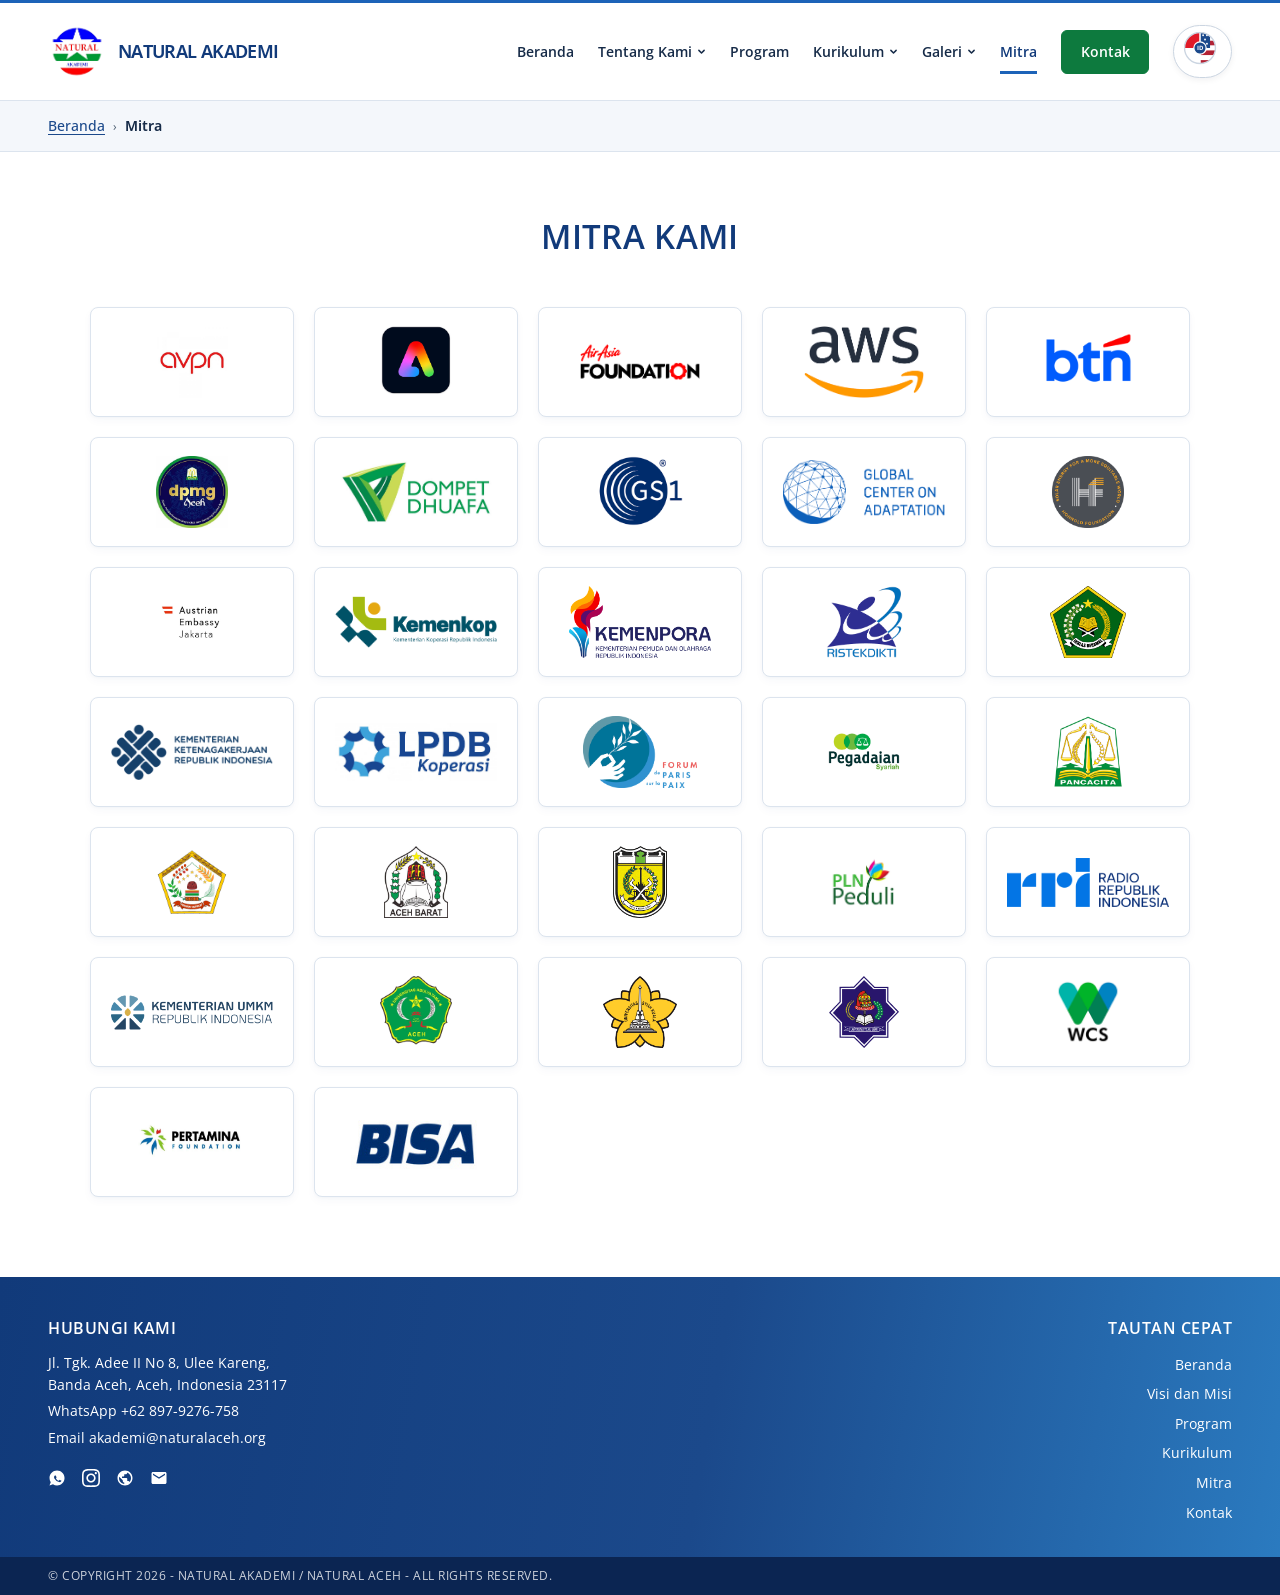
<file: mitra.html>
<!doctype html>
<html lang="id">
  <head>
    <meta charset="utf-8">
    <meta name="viewport" content="width=device-width, initial-scale=1">
    <meta name="theme-color" content="#1B498B">
    <meta name="description" content="Jejaring kemitraan dan kolaborasi strategis Natural Akademi bersama kementerian, pemerintah daerah, universitas, lembaga pembiayaan, dan organisasi internasional.">
    <title>Mitra | Natural Akademi</title>
    <link rel="icon" type="image/png" href="Informasi%20mengenai%20natural%20akademi/Natural%20akademi%20logo%201.png">
    <link rel="preconnect" href="https://fonts.googleapis.com">
    <link rel="preconnect" href="https://fonts.gstatic.com" crossorigin>
    <link href="https://fonts.googleapis.com/css2?family=Open+Sans:wght@400;600&display=swap" rel="stylesheet">
    <link rel="stylesheet" href="styles.css">
    <script src="script.js" defer></script>
  </head>
  <body>
    <a class="skip-link" href="#main-content">Lewati navigasi</a>

    <header class="site-header">
      <div class="container header-inner">
        <a class="brand" href="index.html" aria-label="Natural Akademi — Beranda">
          <img src="Informasi%20mengenai%20natural%20akademi/Natural%20akademi%20logo%201.png" width="500" height="499" alt="Logo Natural Akademi">
          <span>NATURAL <strong>AKADEMI</strong></span>
        </a>

        <nav id="primary-navigation" class="navigation" aria-label="Navigasi utama">
          <ul>
            <li><a href="index.html">Beranda</a></li>
            <li class="nav-dropdown">
              <button
                class="dropdown-trigger"
                type="button"
                aria-expanded="false"
                aria-controls="dropdown-about"
                aria-haspopup="true"
              >
                <span>Tentang Kami</span>
                <svg class="dropdown-chevron" width="9" height="9" viewBox="0 0 12 12" aria-hidden="true" focusable="false">
                  <path d="M2.5 4.5L6 8L9.5 4.5" fill="none" stroke="currentColor" stroke-width="2" stroke-linecap="round" stroke-linejoin="round"/>
                </svg>
              </button>
              <ul id="dropdown-about" class="dropdown-menu">
                <li><a href="visi-misi.html">Visi dan Misi</a></li>
                <li><a href="tujuan-utama.html">Tujuan Utama</a></li>
                <li><a href="struktur-pengelola.html">Struktur Pengelola</a></li>
              </ul>
            </li>
            <li><a href="index.html#program">Program</a></li>
            <li class="nav-dropdown">
              <button
                class="dropdown-trigger"
                type="button"
                aria-expanded="false"
                aria-controls="dropdown-curriculum"
                aria-haspopup="true"
              >
                <span>Kurikulum</span>
                <svg class="dropdown-chevron" width="9" height="9" viewBox="0 0 12 12" aria-hidden="true" focusable="false">
                  <path d="M2.5 4.5L6 8L9.5 4.5" fill="none" stroke="currentColor" stroke-width="2" stroke-linecap="round" stroke-linejoin="round"/>
                </svg>
              </button>
              <ul id="dropdown-curriculum" class="dropdown-menu">
                <li><a href="kurikulum-inkubasi-umkm.html">Kurikulum Inkubasi UMKM</a></li>
                <li><a href="strategi-inkubasi-koperasi.html">Strategi Inkubasi Koperasi</a></li>
              </ul>
            </li>
            <li class="nav-dropdown">
              <button
                class="dropdown-trigger"
                type="button"
                aria-expanded="false"
                aria-controls="dropdown-gallery"
                aria-haspopup="true"
              >
                <span>Galeri</span>
                <svg class="dropdown-chevron" width="9" height="9" viewBox="0 0 12 12" aria-hidden="true" focusable="false">
                  <path d="M2.5 4.5L6 8L9.5 4.5" fill="none" stroke="currentColor" stroke-width="2" stroke-linecap="round" stroke-linejoin="round"/>
                </svg>
              </button>
              <ul id="dropdown-gallery" class="dropdown-menu">
                <li><a href="index.html#galeri-instagram">Galeri Instagram</a></li>
                <li><a href="galeri-photo.html">Galeri Photo</a></li>
              </ul>
            </li>
            <li><a href="mitra.html" aria-current="page">Mitra</a></li>
            <li><a class="nav-contact" href="index.html#kontak">Kontak</a></li>
          </ul>
        </nav>

        <div class="header-actions">
          <button
            type="button"
            class="lang-toggle-btn"
            id="lang-toggle"
            aria-label="Terjemahkan ke Bahasa Inggris / Translate to English"
            title="Terjemahkan ke Bahasa Inggris (Translate to English)"
            aria-pressed="false"
          >
            <span class="lang-flag-circle">
              <svg class="lang-flag-svg" width="34" height="34" viewBox="0 0 44 44" aria-hidden="true" focusable="false">
                <defs>
                  <clipPath id="lang-circle-clip">
                    <circle cx="22" cy="22" r="20" />
                  </clipPath>
                  <clipPath id="lang-left-half">
                    <rect x="0" y="0" width="22" height="44" />
                  </clipPath>
                  <clipPath id="lang-right-half">
                    <rect x="22" y="0" width="22" height="44" />
                  </clipPath>
                </defs>
                <g clip-path="url(#lang-circle-clip)">
                  <!-- Bendera Indonesia (Sisi Kiri) -->
                  <g clip-path="url(#lang-left-half)">
                    <rect x="0" y="0" width="22" height="22" fill="#E11927" />
                    <rect x="0" y="22" width="22" height="22" fill="#FFFFFF" />
                  </g>
                  <!-- Bendera Amerika (Sisi Kanan) -->
                  <g clip-path="url(#lang-right-half)">
                    <rect x="22" y="0" width="22" height="6.28" fill="#B22234" />
                    <rect x="22" y="6.28" width="22" height="6.28" fill="#FFFFFF" />
                    <rect x="22" y="12.56" width="22" height="6.28" fill="#B22234" />
                    <rect x="22" y="18.84" width="22" height="6.28" fill="#FFFFFF" />
                    <rect x="22" y="25.12" width="22" height="6.28" fill="#B22234" />
                    <rect x="22" y="31.4" width="22" height="6.28" fill="#FFFFFF" />
                    <rect x="22" y="37.68" width="22" height="6.32" fill="#B22234" />
                    <rect x="22" y="0" width="13" height="22" fill="#1B498B" />
                    <circle cx="26" cy="5.5" r="1.2" fill="#FFFFFF" />
                    <circle cx="31" cy="5.5" r="1.2" fill="#FFFFFF" />
                    <circle cx="28.5" cy="11" r="1.2" fill="#FFFFFF" />
                    <circle cx="26" cy="16.5" r="1.2" fill="#FFFFFF" />
                    <circle cx="31" cy="16.5" r="1.2" fill="#FFFFFF" />
                  </g>
                  <line x1="22" y1="0" x2="22" y2="44" stroke="#FFFFFF" stroke-width="2" />
                </g>
                <circle cx="22" cy="22" r="20" stroke="#CBD5E1" stroke-width="1.8" fill="none" />
                <circle class="lang-badge-circle" cx="22" cy="22" r="8" fill="#1B498B" stroke="#FFFFFF" stroke-width="1.6" />
                <text class="lang-badge-text" x="22" y="22.5" text-anchor="middle" dominant-baseline="central" fill="#FFFFFF" font-family="'Open Sans', -apple-system, sans-serif" font-size="7.5" font-weight="700">ID</text>
              </svg>
            </span>
          </button>

          <button class="menu-toggle" type="button" aria-controls="primary-navigation" aria-expanded="false" hidden>
            <span class="menu-icon" aria-hidden="true"><span></span><span></span><span></span></span>
            <span class="visually-hidden menu-label">Buka menu navigasi</span>
          </button>
        </div>
      </div>
    </header>

    <nav class="breadcrumb-nav" aria-label="Breadcrumb">
      <div class="container">
        <ol class="breadcrumb-list">
          <li><a href="index.html">Beranda</a></li>
          <li><span class="breadcrumb-sep" aria-hidden="true">›</span></li>
          <li aria-current="page">Mitra</li>
        </ol>
      </div>
    </nav>

    <main id="main-content" class="page-content" tabindex="-1">
      <div class="container">
        
        <div class="partner-section">
          <h1 class="visi-misi-title" id="page-title">MITRA KAMI</h1>

          <ul class="partner-grid" aria-label="Daftar Logo Mitra Natural Akademi">
            <li class="partner-card">
              <img src="Mitra/AVPN%20logo.jpg" alt="Logo AVPN" loading="lazy">
            </li>
            <li class="partner-card">
              <img src="Mitra/Adobe%20Express%20logo.jpg" alt="Logo Adobe Express" loading="lazy">
            </li>
            <li class="partner-card">
              <img src="Mitra/Airasia%20Foundation%20logo.png" alt="Logo AirAsia Foundation" loading="lazy">
            </li>
            <li class="partner-card">
              <img src="Mitra/Amazone%20Web%20Service%20logo.png" alt="Logo Amazon Web Services" loading="lazy">
            </li>
            <li class="partner-card">
              <img src="Mitra/Bank%20BTN%20Logo.png" alt="Logo Bank BTN" loading="lazy">
            </li>
            <li class="partner-card">
              <img src="Mitra/DPMG%20Aceh%20logo.jpg" alt="Logo DPMG Aceh" loading="lazy">
            </li>
            <li class="partner-card">
              <img src="Mitra/Dompet%20Dhuafa%20logo.jpg" alt="Logo Dompet Dhuafa" loading="lazy">
            </li>
            <li class="partner-card">
              <img src="Mitra/GS1%20logo.png" alt="Logo GS1" loading="lazy">
            </li>
            <li class="partner-card">
              <img src="Mitra/Global%20center%20of%20adaption%20logo.png" alt="Logo Global Center on Adaptation" loading="lazy">
            </li>
            <li class="partner-card">
              <img src="Mitra/Honnold%20foundation%20logo.png" alt="Logo Honnold Foundation" loading="lazy">
            </li>
            <li class="partner-card">
              <img src="Mitra/kedutaan%20australia%20logo.jpeg" alt="Logo Kedutaan Australia" loading="lazy">
            </li>
            <li class="partner-card">
              <img src="Mitra/Kemenkop%20Logo.png" alt="Logo Kementerian Koperasi dan UKM" loading="lazy">
            </li>
            <li class="partner-card">
              <img src="Mitra/Kemenpora%20Logo.png" alt="Logo Kementerian Pemuda dan Olahraga" loading="lazy">
            </li>
            <li class="partner-card">
              <img src="Mitra/Kemenristekdikti%20logo.png" alt="Logo Kemenristekdikti" loading="lazy">
            </li>
            <li class="partner-card">
              <img src="Mitra/Kementerian%20Agama%20logo.png" alt="Logo Kementerian Agama" loading="lazy">
            </li>
            <li class="partner-card">
              <img src="Mitra/Kementerian%20Ketenagakerjaan%20Kemnaker%20Logo.png" alt="Logo Kementerian Ketenagakerjaan" loading="lazy">
            </li>
            <li class="partner-card">
              <img src="Mitra/LPDB%20Koperasi%20logo.jpg" alt="Logo LPDB Koperasi" loading="lazy">
            </li>
            <li class="partner-card">
              <img src="Mitra/Paris%20peace%20Forum%20logo.png" alt="Logo Paris Peace Forum" loading="lazy">
            </li>
            <li class="partner-card">
              <img src="Mitra/Pegadaian%20Syariah%20logo.png" alt="Logo Pegadaian Syariah" loading="lazy">
            </li>
            <li class="partner-card">
              <img src="Mitra/Pemerintah%20aceh%20logo.png" alt="Logo Pemerintah Aceh" loading="lazy">
            </li>
            <li class="partner-card">
              <img src="Mitra/Pemkab%20Aceh%20Tengah%20logo.png" alt="Logo Pemkab Aceh Tengah" loading="lazy">
            </li>
            <li class="partner-card">
              <img src="Mitra/Pemkab%20aceh%20barat%20logo.jpg" alt="Logo Pemkab Aceh Barat" loading="lazy">
            </li>
            <li class="partner-card">
              <img src="Mitra/Pemko%20banda%20aceh%20logo.png" alt="Logo Pemko Banda Aceh" loading="lazy">
            </li>
            <li class="partner-card">
              <img src="Mitra/pln%20peduli%20logo.png" alt="Logo PLN Peduli" loading="lazy">
            </li>
            <li class="partner-card">
              <img src="Mitra/RRI%20logo.png" alt="Logo RRI" loading="lazy">
            </li>
            <li class="partner-card">
              <img src="Mitra/UMKM%20Logo.png" alt="Logo UMKM" loading="lazy">
            </li>
            <li class="partner-card">
              <img src="Mitra/Univ%20Abulyatama%20logo.jpg" alt="Logo Universitas Abulyatama" loading="lazy">
            </li>
            <li class="partner-card">
              <img src="Mitra/Universitas%20Syiah%20Kuala%20(USK)%20Logo.png" alt="Logo Universitas Syiah Kuala (USK)" loading="lazy">
            </li>
            <li class="partner-card">
              <img src="Mitra/Universitas%20Teuku%20Umar%20(UTU)%20logo.png" alt="Logo Universitas Teuku Umar (UTU)" loading="lazy">
            </li>
            <li class="partner-card">
              <img src="Mitra/WCS%20logo.png" alt="Logo WCS" loading="lazy">
            </li>
            <li class="partner-card">
              <img src="Mitra/PF%20muda%20logo.jpeg" alt="Pertamina Foundation" loading="lazy">
            </li>
            <li class="partner-card">
              <img src="Mitra/bisa%20logo.jpeg" alt="BISA" loading="lazy">
            </li>
          </ul>

        </div>

      </div>
    </main>

    <footer class="site-footer" id="kontak" aria-labelledby="contact-title" tabindex="-1">
      <div class="footer-main-area">
        <div class="container footer-container">
          
          <!-- Kolom Kiri: HUBUNGI KAMI -->
          <div class="footer-col-left">
            <h2 class="footer-col-title" id="contact-title">HUBUNGI KAMI</h2>
            
            <div class="footer-contact-info">
              <p class="footer-info-item">
                Jl. Tgk. Adee II No 8, Ulee Kareng,<br>Banda Aceh, Aceh, Indonesia 23117
              </p>
              <p class="footer-info-item">
                <a href="https://wa.me/628979276758" target="_blank" rel="noopener noreferrer">WhatsApp +62 897-9276-758</a>
              </p>
              <p class="footer-info-item">
                <a href="mailto:akademi@naturalaceh.org">Email akademi@naturalaceh.org</a>
              </p>
            </div>

            <!-- Ikon Media Sosial Horizontal (Putih polos tanpa kotak/lingkaran) -->
            <div class="footer-social-row" aria-label="Media Sosial dan Kontak Resmi">
              <a class="footer-social-icon" href="https://wa.me/628979276758" target="_blank" rel="noopener noreferrer" aria-label="WhatsApp Natural Akademi">
                <svg width="18" height="18" viewBox="0 0 24 24" fill="currentColor" aria-hidden="true">
                  <path d="M12.031 2C6.511 2 2.016 6.496 2.016 12.016c0 1.954.56 3.86 1.625 5.517L2 22.031l4.633-1.602a9.99 9.99 0 0 0 5.398 1.579c5.52 0 10.016-4.496 10.016-10.016 0-5.52-4.496-9.992-10.016-9.992zm5.727 14.156c-.242.68-1.22 1.305-1.695 1.383-.446.078-1.016.14-3.14-.742-2.313-.961-3.797-3.32-3.914-3.477-.117-.156-.938-1.25-.938-2.383 0-1.133.586-1.688.805-1.922.21-.234.468-.297.625-.297.156 0 .312 0 .445.008.149.008.352-.055.555.43.211.5.719 1.758.781 1.883.063.125.102.273.016.438-.078.164-.117.273-.234.414-.117.14-.242.32-.344.43-.117.117-.242.242-.102.476.14.242.625 1.031 1.344 1.672.922.82 1.703 1.078 1.945 1.195.242.117.383.102.523-.062.14-.164.602-.703.766-.945.164-.242.328-.203.547-.117.219.078 1.39.656 1.633.781.242.117.406.18.468.281.063.102.063.586-.18 1.266z"/>
                </svg>
              </a>
              <a class="footer-social-icon" href="https://www.instagram.com/naturalaceh/" target="_blank" rel="noopener noreferrer" aria-label="Instagram Natural Aceh">
                <svg width="18" height="18" viewBox="0 0 24 24" fill="currentColor" aria-hidden="true">
                  <path d="M12 2.163c3.204 0 3.584.012 4.85.07 3.252.148 4.771 1.691 4.919 4.919.058 1.265.069 1.645.069 4.849 0 3.205-.012 3.584-.069 4.849-.149 3.225-1.664 4.771-4.919 4.919-1.266.058-1.644.07-4.85.07-3.204 0-3.584-.012-4.849-.07-3.26-.149-4.771-1.699-4.919-4.92-.058-1.265-.07-1.644-.07-4.849 0-3.204.013-3.583.07-4.849.149-3.227 1.664-4.771 4.919-4.919 1.266-.057 1.645-.069 4.849-.069zm0-2.163c-3.259 0-3.667.014-4.947.072-4.358.2-6.78 2.618-6.98 6.98-.059 1.281-.073 1.689-.073 4.948 0 3.259.014 3.668.072 4.948.2 4.358 2.618 6.78 6.98 6.98 1.281.058 1.689.072 4.948.072 3.259 0 3.668-.014 4.948-.072 4.354-.2 6.782-2.618 6.979-6.98.059-1.28.073-1.689.073-4.948 0-3.259-.014-3.667-.072-4.947-.196-4.354-2.617-6.78-6.979-6.98-1.281-.059-1.69-.073-4.949-.073zm0 5.838c-3.403 0-6.162 2.759-6.162 6.162s2.759 6.163 6.162 6.163 6.162-2.759 6.162-6.163c0-3.403-2.759-6.162-6.162-6.162zm0 10.162c-2.209 0-4-1.79-4-4 0-2.209 1.791-4 4-4s4 1.791 4 4c0 2.21-1.791 4-4 4zm6.406-11.845c-.796 0-1.441.645-1.441 1.44s.645 1.44 1.441 1.44c.795 0 1.439-.645 1.439-1.44s-.644-1.44-1.439-1.44z"/>
                </svg>
              </a>
              <a class="footer-social-icon" href="https://naturalaceh.org/" target="_blank" rel="noopener noreferrer" aria-label="Website Resmi Natural Aceh">
                <svg width="18" height="18" viewBox="0 0 24 24" fill="currentColor" aria-hidden="true">
                  <path d="M12 2C6.48 2 2 6.48 2 12s4.48 10 10 10 10-4.48 10-10S17.52 2 12 2zm-1 17.93c-3.95-.49-7-3.85-7-7.93 0-.62.08-1.21.21-1.79L9 15v1c0 1.1.9 2 2 2v1.93zm6.9-2.54c-.26-.81-1-1.39-1.9-1.39h-1v-3c0-.55-.45-1-1-1H8v-2h2c.55 0 1-.45 1-1V7h2c1.1 0 2-.9 2-2v-.41c2.93 1.19 5 4.06 5 7.41 0 2.08-.8 3.97-2.1 5.39z"/>
                </svg>
              </a>
              <a class="footer-social-icon" href="mailto:akademi@naturalaceh.org" aria-label="Email Natural Akademi">
                <svg width="18" height="18" viewBox="0 0 24 24" fill="currentColor" aria-hidden="true">
                  <path d="M20 4H4c-1.1 0-1.99.9-1.99 2L2 18c0 1.1.9 2 2 2h16c1.1 0 2-.9 2-2V6c0-1.1-.9-2-2-2zm0 4l-8 5-8-5V6l8 5 8-5v2z"/>
                </svg>
              </a>
            </div>
          </div>

          <!-- Kolom Kanan: TAUTAN CEPAT (Rata Kanan) -->
          <div class="footer-col-right">
            <h2 class="footer-col-title">TAUTAN CEPAT</h2>
            <nav class="footer-quick-links" aria-label="Tautan Cepat">
              <ul>
                <li><a href="index.html">Beranda</a></li>
                <li><a href="visi-misi.html">Visi dan Misi</a></li>
                <li><a href="index.html#program">Program</a></li>
                <li><a href="kurikulum-inkubasi-umkm.html">Kurikulum</a></li>
                <li><a href="mitra.html">Mitra</a></li>
                <li><a href="#kontak">Kontak</a></li>
              </ul>
            </nav>
          </div>

        </div>
      </div>

      <!-- Bar Copyright Paling Bawah -->
      <div class="footer-bottom-bar">
        <div class="container">
          <p class="footer-copyright-text">&copy; COPYRIGHT <span data-current-year>2026</span> - NATURAL AKADEMI / NATURAL ACEH - ALL RIGHTS RESERVED.</p>
        </div>
      </div>
    </footer>
  </body>
</html>
</file>
<file: styles.css>
@import url('https://fonts.googleapis.com/css2?family=Open+Sans:wght@400;600;700&display=swap');

:root {
  color-scheme: light;
  --color-brand-blue: #1D63B8;
  --color-brand-green: #1D63B8;
  --color-primary: #1B498B;
  --color-primary-dark: #113A7A;
  --color-primary-darker: #0B2552;
  --color-green: #019934;
  --color-blue: var(--color-primary);
  --color-blue-dark: var(--color-primary-dark);
  --color-text: #162b48;
  --color-muted: #4b5d70;
  --color-white: #ffffff;
  --color-surface: #f4f7fb;
  --color-surface-subtle: #eaf0f8;
  --color-border: #dce4ee;
  --color-focus: #113A7A;
  --container-width: 1240px;
  --header-height: 100px;
  --in-oklab: ;
}

@supports (background: linear-gradient(in oklab, white, black)) {
  :root {
    --in-oklab: in oklab;
  }
}

*,
*::before,
*::after { box-sizing: border-box; }

html { scroll-behavior: smooth; scroll-padding-top: calc(var(--scroll-header-height, var(--header-height)) + 24px); }
body { margin: 0; font-family: 'Open Sans', system-ui, -apple-system, 'Segoe UI', Roboto, sans-serif; color: var(--color-text); background: var(--color-white); line-height: 1.6; }
h1, h2, .visi-misi-title, .tenant-title, .program-title, .about-title, .curriculum-title, .section-heading { text-wrap: balance; }
.hero-tagline, .visi-text, .misi-ordered-list li, .curriculum-pillar-text, .photo-gallery-desc, .gallery-ig-subtitle, .partner-lead, .tenant-note { text-wrap: pretty; }
button, a { -webkit-tap-highlight-color: transparent; }
button { font: inherit; }
a { color: inherit; text-decoration: none; }
img { display: block; max-width: 100%; height: auto; }
button, a { touch-action: manipulation; }
:focus-visible { outline: 3px solid var(--color-focus); outline-offset: 5px; }
[hidden] { display: none !important; }
.container { width: min(var(--container-width), calc(100% - 96px)); margin-inline: auto; }
.visually-hidden { position: absolute; width: 1px; height: 1px; padding: 0; margin: -1px; overflow: hidden; clip-path: inset(50%); white-space: nowrap; border: 0; }
.skip-link { position: fixed; z-index: 100; top: 12px; left: 16px; padding: 12px 20px; color: var(--color-white); background: var(--color-primary-dark); transform: translateY(-180%); }
.skip-link:focus { transform: translateY(0); }

.site-header { position: sticky; top: 0; z-index: 20; border-top: 3px solid var(--color-brand-green); border-bottom: 1px solid var(--color-border); background: rgba(255, 255, 255, 0.96); backdrop-filter: blur(10px); -webkit-backdrop-filter: blur(10px); }
.header-inner { min-height: calc(var(--header-height) - 3px); display: flex; align-items: center; justify-content: space-between; gap: 24px; }
.brand { display: flex; align-items: center; gap: 12px; flex-shrink: 0; }
.brand img { width: 58px; height: 58px; object-fit: contain; }
.brand > span { color: var(--color-primary-dark); font-size: 1.125rem; font-weight: 650; letter-spacing: -.035em; }
.brand strong { font-weight: 650; }
.navigation ul { display: flex; align-items: center; gap: 24px; margin: 0; padding: 0; list-style: none; }
.navigation li { display: flex; align-items: center; }
.navigation a,
.dropdown-trigger { position: relative; display: inline-flex; align-items: center; min-height: 44px; padding: 8px 0; margin: 0; border: 0; background: transparent; color: var(--color-text); font-family: inherit; font-size: .875rem; font-weight: 600; line-height: 1.5; letter-spacing: normal; text-transform: none; white-space: nowrap; cursor: pointer; text-decoration: none; transition: color .15s ease; }
.navigation a:hover,
.dropdown-trigger:hover,
.dropdown-trigger:focus-visible,
.nav-dropdown.is-open .dropdown-trigger { color: var(--color-primary); text-decoration: underline; text-underline-offset: 7px; }
.dropdown-trigger { gap: 5px; }
.dropdown-trigger:hover,
.dropdown-trigger:focus-visible,
.nav-dropdown.is-open .dropdown-trigger { text-decoration: none; }
.navigation a:active,
.dropdown-trigger:active { color: var(--color-primary-dark); }
.navigation a[aria-current],
.dropdown-trigger[aria-current="true"] { color: var(--color-primary-dark); }
.navigation a[aria-current]::after,
.dropdown-trigger[aria-current="true"]::after { position: absolute; right: 0; bottom: 0; left: 0; height: 3px; background: var(--color-brand-green); content: ""; }
.navigation .nav-contact { justify-content: center; min-width: 88px; padding-inline: 18px; border: 1px solid #0D7A3E; background-color: #0D7A3E; color: #FFFFFF; border-radius: 6px; transition: background-color .15s ease, color .15s ease, border-color .15s ease; }
.navigation .nav-contact:hover, .navigation .nav-contact:focus-visible { text-decoration: none; background-color: #095C2E; color: #FFFFFF; border-color: #095C2E; }
.navigation .nav-contact:active { background-color: #074723; color: #FFFFFF; border-color: #074723; }

/* Dropdown Navigation - Vertikal Standar Menurun ke Bawah (Ringkas & Proporsional) */
.nav-dropdown { position: relative; display: flex; align-items: center; }
.dropdown-chevron { width: 9px; height: 9px; color: inherit; transition: transform .2s ease; pointer-events: none; display: inline-block; flex-shrink: 0; }
.dropdown-trigger[aria-expanded="true"] .dropdown-chevron,
.nav-dropdown.is-open .dropdown-chevron { transform: rotate(180deg); }
.dropdown-menu { position: absolute; top: 100%; left: 0; display: flex; flex-direction: column; min-width: 190px; width: max-content; margin: 0; padding: 0; list-style: none; background-color: var(--color-primary-dark); border: none; border-radius: 0 0 8px 8px; box-shadow: 0 10px 28px rgba(17, 58, 122, 0.22), 0 3px 8px rgba(17, 58, 122, 0.12); opacity: 0; visibility: hidden; transform: translateY(-4px); transition: opacity .18s ease, transform .18s ease, visibility .18s ease; pointer-events: none; z-index: 50; overflow: hidden; }
.dropdown-menu::before { content: ""; position: absolute; top: -8px; left: 0; right: 0; height: 8px; }
.nav-dropdown.is-open .dropdown-menu,
.dropdown-trigger[aria-expanded="true"] + .dropdown-menu { opacity: 1; visibility: visible; transform: translateY(0); pointer-events: auto; }
.dropdown-menu li { display: block; width: 100%; margin: 0; padding: 0; border-bottom: 1px solid rgba(255, 255, 255, 0.12); }
.dropdown-menu li:last-child { border-bottom: none; }
.dropdown-menu a { display: flex; align-items: center; width: 100%; padding: 9px 16px; color: #ffffff; font-family: inherit; font-size: .8125rem; font-weight: 550; line-height: 1.4; text-transform: none; letter-spacing: normal; text-decoration: none; white-space: nowrap; background-color: transparent; border-left: 3px solid transparent; transition: background-color .15s ease, border-left-color .15s ease, color .15s ease; }
.dropdown-menu a:hover,
.dropdown-menu a:focus-visible { color: #ffffff; background-color: #1D70B8; border-left-color: var(--color-green); text-decoration: none; padding-left: 16px; }
.dropdown-menu a[aria-current="page"] { color: #ffffff; font-weight: 650; background-color: #1D70B8; border-left-color: var(--color-green); }
.dropdown-menu a[aria-current="page"]::after { display: none; }
.menu-toggle { display: none; align-items: center; justify-content: center; width: 48px; height: 48px; padding: 12px; color: var(--color-primary-dark); border: 1px solid var(--color-border); border-radius: 6px; background: var(--color-white); cursor: pointer; }
.menu-toggle:hover { background: var(--color-surface); border-color: var(--color-primary); }
.menu-toggle:active, .menu-toggle[aria-expanded="true"] { color: var(--color-white); background: var(--color-primary); border-color: var(--color-primary); }
.menu-icon { display: grid; gap: 5px; width: 22px; }
.menu-icon span { display: block; width: 100%; height: 2px; background: currentColor; }
.menu-toggle[aria-expanded="true"] .menu-icon span:first-child { transform: translateY(7px) rotate(45deg); }
.menu-toggle[aria-expanded="true"] .menu-icon span:nth-child(2) { opacity: 0; }
.menu-toggle[aria-expanded="true"] .menu-icon span:last-child { transform: translateY(-7px) rotate(-45deg); }

/* Header Actions & Round Translate Button */
.header-actions {
  display: flex;
  align-items: center;
  gap: 14px;
  flex-shrink: 0;
}
.navigation {
  margin-left: auto;
}
.lang-toggle-btn {
  display: inline-flex;
  align-items: center;
  justify-content: center;
  gap: 8px;
  min-height: 38px;
  padding: 5px 14px 5px 9px;
  margin: 0;
  border: 1.5px solid #CBD5E1;
  border-radius: 9999px;
  background-color: #FFFFFF;
  cursor: pointer;
  box-shadow: 0 2px 6px rgba(15, 23, 42, 0.06);
  transition: all 0.2s cubic-bezier(0.16, 1, 0.3, 1);
  position: relative;
  flex-shrink: 0;
  text-decoration: none;
  user-select: none;
}
.lang-toggle-btn:hover {
  border-color: #1B498B;
  background-color: #F8FAFC;
  box-shadow: 0 4px 12px rgba(27, 73, 139, 0.15);
  transform: translateY(-1px);
}
.lang-toggle-btn:focus-visible {
  outline: 2px solid #1B498B;
  outline-offset: 2px;
}
.lang-toggle-btn:active {
  transform: translateY(0) scale(0.96);
}
.lang-toggle-btn.is-en {
  border-color: #0D7A3E;
  box-shadow: 0 2px 8px rgba(13, 122, 62, 0.16);
}
.lang-toggle-btn.is-en:hover {
  border-color: #095C2E;
  background-color: #F0FDF4;
  box-shadow: 0 4px 12px rgba(13, 122, 62, 0.22);
}
.lang-toggle-btn.is-en:focus-visible {
  outline-color: #0D7A3E;
}
.lang-flag-wrapper {
  display: flex;
  align-items: center;
  justify-content: center;
  width: 20px;
  height: 20px;
  border-radius: 50%;
  overflow: hidden;
  box-shadow: 0 0 0 1px rgba(15, 23, 42, 0.12);
  flex-shrink: 0;
}
.lang-flag-icon {
  display: block;
  width: 100%;
  height: 100%;
  border-radius: 50%;
  object-fit: cover;
}
.lang-flag-id {
  display: block;
}
.lang-flag-en {
  display: none;
}
.lang-toggle-btn.is-en .lang-flag-id {
  display: none;
}
.lang-toggle-btn.is-en .lang-flag-en {
  display: block;
}
.lang-code-text {
  font-family: 'Open Sans', -apple-system, BlinkMacSystemFont, 'Segoe UI', Roboto, sans-serif;
  font-size: 0.875rem;
  font-weight: 700;
  line-height: 1;
  color: #1B498B;
  letter-spacing: 0.03em;
  transition: color 0.2s ease;
}
.lang-toggle-btn.is-en .lang-code-text {
  color: #0D7A3E;
}

.hero { position: relative; isolation: isolate; overflow: hidden; background: #111111; border-bottom: 1px solid var(--color-border); }
.hero-video { position: absolute; inset: 0; z-index: 0; width: 100%; height: 100%; object-fit: cover; pointer-events: none; }
.hero::before { position: absolute; inset: 0; z-index: 1; background: linear-gradient(90deg, rgba(0, 0, 0, 0.38) 0%, rgba(0, 0, 0, 0.16) 55%, rgba(0, 0, 0, 0) 100%); pointer-events: none; content: ""; }
.hero-inner { position: relative; z-index: 2; display: grid; grid-template-columns: minmax(0, 1fr); align-items: center; min-height: min(740px, calc(100svh - var(--header-height))); padding-block: 88px 104px; }
.hero-content { position: relative; z-index: 1; min-width: 0; overflow-wrap: break-word; }
.brand-rule { display: flex; width: 56px; height: 4px; margin-bottom: 24px; gap: 4px; border-radius: 2px; overflow: hidden; }
.brand-rule span { flex: 1; background: #60a5fa; border-radius: 2px; }
.brand-rule span:nth-child(2) { background: var(--color-brand-blue); }
.brand-rule span:last-child { background: var(--color-white); }
h1 { margin: 0 0 25px; color: var(--color-primary-dark); font-size: clamp(3.25rem, 5.3vw, 4.75rem); font-weight: 700; line-height: 1.08; letter-spacing: -.055em; }
h1 span { display: block; color: var(--color-primary); }
.hero-tagline { max-width: 570px; margin: 0; color: var(--color-muted); font-size: 1.125rem; line-height: 1.85; }
.hero-actions { display: flex; flex-wrap: wrap; gap: 14px; margin-top: 36px; }
.button { display: inline-flex; align-items: center; justify-content: center; min-height: 52px; padding: 13px 23px; border: 1px solid var(--color-primary); border-radius: 6px; font-size: .9375rem; font-weight: 600; line-height: 1.5; text-align: center; transition: background-color .15s ease, color .15s ease, border-color .15s ease; }
.button-primary { color: var(--color-white); background: var(--color-primary); }
.button-primary:hover { background: var(--color-primary-dark); border-color: var(--color-primary-dark); }
.button-primary:active { background: var(--color-primary-dark); box-shadow: inset 0 0 0 2px var(--color-white); }
.button-secondary { color: var(--color-primary); background: var(--color-white); }
.button-secondary:hover { background: var(--color-surface-subtle); }
.button-secondary:active { color: var(--color-white); background: var(--color-primary); }

.hero h1, .hero h1 span { color: var(--color-white); }
.hero h1 { text-shadow: 0 2px 12px rgba(0, 0, 0, 0.35); }
.hero .hero-tagline { color: #16c653; text-shadow: 0 2px 10px rgba(0, 0, 0, 0.75), 0 1px 3px rgba(0, 0, 0, 0.85); }
.hero .button-primary { color: #FFFFFF; background-color: #0D7A3E; border-color: #0D7A3E; }
.hero .button-primary:hover, .hero .button-primary:focus-visible { color: #FFFFFF; background-color: #095C2E; border-color: #095C2E; }
.hero .button-primary:active { color: #FFFFFF; background-color: #074723; border-color: #074723; }
.hero .button-secondary { color: var(--color-white); background: transparent; border-color: var(--color-white); }
.hero .button-secondary:hover, .hero .button-secondary:active { color: var(--color-primary-dark); background: var(--color-white); }
.hero :focus-visible { outline-color: var(--color-white); }

@media (min-width: 1600px) { .hero-inner { min-height: 760px; } }
@media (max-width: 1150px) {
  .container { width: calc(100% - 64px); }
  .navigation ul { gap: 16px; }
  .brand > span { max-width: 85px; line-height: 1.2; }
}
@media (max-width: 1023px) {
  :root { --header-height: 84px; }
  .header-inner { flex-wrap: wrap; gap: 0 16px; }
  .header-actions { margin-left: auto; gap: 10px; }
  .lang-toggle-btn { min-height: 35px; padding: 4px 11px 4px 8px; gap: 6px; }
  .lang-flag-wrapper { width: 18px; height: 18px; }
  .lang-code-text { font-size: 0.8125rem; }
  .brand > span { max-width: none; }
  .brand img { width: 52px; height: 52px; }
  .menu-toggle:not([hidden]) { display: inline-flex; }
  .navigation { position: absolute; top: 100%; right: 0; left: 0; padding: 12px 32px 18px; border-bottom: 1px solid var(--color-border); background: var(--color-white); box-shadow: 0 12px 24px -16px var(--color-primary-dark); }
  .navigation ul { display: grid; gap: 4px; }
  .navigation li { display: block; width: 100%; }
  .navigation a,
  .dropdown-trigger { min-height: 48px; padding: 10px 14px; border-radius: 6px; font-size: .875rem; font-weight: 600; line-height: 1.5; letter-spacing: normal; text-transform: none; width: 100%; }
  .navigation a[aria-current] { background: var(--color-surface); }
  .navigation a[aria-current]::after { inset: 10px auto 10px 0; width: 3px; height: auto; }
  .navigation .nav-contact { justify-content: center; margin-top: 6px; border: 1px solid #0D7A3E; padding-inline: 14px; background-color: #0D7A3E; color: #FFFFFF; border-radius: 6px; }
  .navigation .nav-contact:hover, .navigation .nav-contact:focus-visible { background-color: #095C2E; border-color: #095C2E; color: #FFFFFF; text-decoration: none; }
  .nav-dropdown { width: 100%; display: block; }
  .dropdown-trigger { justify-content: space-between; }
  .dropdown-trigger:hover, .dropdown-trigger[aria-expanded="true"], .nav-dropdown.is-open .dropdown-trigger { background: var(--color-surface); color: var(--color-primary); }
  .dropdown-trigger[aria-current="true"] { background: var(--color-surface); color: var(--color-primary-dark); }
  .dropdown-trigger[aria-current="true"]::after { inset: 10px auto 10px 0; width: 3px; height: auto; }
  .dropdown-menu { position: static; min-width: 0; width: 100%; margin: 6px 0 8px 0; padding: 0; border: none; border-radius: 8px; box-shadow: 0 4px 12px rgba(17, 58, 122, 0.22); background-color: var(--color-primary-dark); display: none; opacity: 1; visibility: visible; transform: none; pointer-events: auto; overflow: hidden; }
  .dropdown-menu::before { display: none; }
  .nav-dropdown.is-open .dropdown-menu, .dropdown-trigger[aria-expanded="true"] + .dropdown-menu { display: flex; flex-direction: column; }
  .dropdown-menu li { border-bottom: 1px solid rgba(255, 255, 255, 0.12); }
  .dropdown-menu li:last-child { border-bottom: none; }
  .dropdown-menu a { padding: 9px 14px; border-radius: 0; color: #ffffff; font-size: .8125rem; font-weight: 550; text-transform: none; letter-spacing: normal; background-color: transparent; border-left: 3px solid transparent; }
  .dropdown-menu a:hover, .dropdown-menu a:focus-visible, .dropdown-menu a[aria-current="page"] { color: #ffffff; background-color: #1D70B8; border-left-color: var(--color-green); }
  .navigation:not([hidden]) { max-height: calc(100dvh - var(--header-height)); overflow-y: auto; }
  .hero-inner { min-height: 680px; padding-block: 64px 80px; }
  .hero-tagline { font-size: 1.0625rem; }
}
@media (max-width: 700px) {
  .container { width: calc(100% - 40px); }
  .hero-inner { min-height: auto; padding-block: 40px 64px; }
  h1 { font-size: clamp(3.25rem, 11vw, 4.5rem); margin-bottom: 20px; }
  .hero-tagline { line-height: 1.8; }
  .hero-actions { margin-top: 28px; gap: 12px; }
  .button { flex: 1 1 200px; }
}
@media (prefers-reduced-motion: reduce) {
  html { scroll-behavior: auto; }
  *, *::before, *::after { transition: none !important; }
}
@media (forced-colors: active) {
  .site-header { border-bottom-color: CanvasText; }
  .dropdown-menu { border: 1px solid CanvasText; }
  .navigation a[aria-current]::after,
  .dropdown-trigger[aria-current="true"]::after { background: Highlight; }
}

/* Data tenant: compact 7-column single row layout on desktop */
.tenant-section { padding-block: 72px; background: var(--color-surface); }
.tenant-container { width: min(1320px, 95%); margin-inline: auto; }
.tenant-title { margin: 0 auto 32px; font-family: 'Open Sans', system-ui, -apple-system, 'Segoe UI', Roboto, sans-serif; color: #1B498B; font-size: clamp(1.75rem, 4vw, 2.0625rem); font-weight: 600; letter-spacing: .01em; line-height: 1.3; text-transform: uppercase; text-align: center; }
.tenant-grid { display: grid; grid-template-columns: repeat(7, minmax(0, 1fr)); gap: 10px; margin: 0; }
.tenant-card { display: flex; flex-direction: column; align-items: flex-start; gap: 2px; min-width: 0; padding: 12px 10px; border: 1px solid #E5E7EB; border-radius: 10px; background-color: #FFFFFF; box-shadow: 0 1px 3px rgba(0, 0, 0, 0.04); transition: transform .2s ease, box-shadow .2s ease, border-color .2s ease; }
.tenant-card:hover { transform: translateY(-2px); border-color: var(--color-brand-green); box-shadow: 0 6px 16px rgba(27, 73, 139, 0.08); }
.tenant-icon { display: inline-flex; align-items: center; justify-content: center; width: 30px; height: 30px; border-radius: 8px; margin-bottom: 6px; flex-shrink: 0; }
.tenant-icon svg { width: 16px; height: 16px; }
.tenant-icon--blue { background-color: #DBEAFE; color: #2563EB; }
.tenant-icon--purple { background-color: #F3E8FF; color: #9333EA; }
.tenant-icon--green { background-color: #DCFCE7; color: #16A34A; }
.tenant-icon--amber { background-color: #FEF3C7; color: #D97706; }
.tenant-icon--teal { background-color: #CCFBF1; color: #0D9488; }
.tenant-icon--pink { background-color: #FCE7F3; color: #DB2777; }
.tenant-icon--indigo { background-color: #E0E7FF; color: #4F46E5; }
.tenant-card dd.tenant-number { order: 0; display: flex; flex-direction: column; align-items: flex-start; margin: 0; color: #0F172A; font-size: 1.1875rem; font-weight: 700; font-variant-numeric: tabular-nums; line-height: 1.2; letter-spacing: -.02em; }
.tenant-card dt.tenant-label { order: 1; margin: 4px 0 2px; color: #0F172A; font-size: 0.8125rem; font-weight: 600; line-height: 1.3; overflow-wrap: anywhere; }
.tenant-card dd.tenant-desc { order: 2; margin: 0; color: #64748B; font-size: 0.6875rem; font-weight: 400; line-height: 1.4; overflow-wrap: anywhere; }
.tenant-note { max-width: 65ch; margin: 20px 0 0; color: var(--color-muted); font-size: .875rem; line-height: 1.7; }

@media (max-width: 1024px) {
  .tenant-grid { grid-template-columns: repeat(4, minmax(0, 1fr)); gap: 12px; }
}
@media (max-width: 640px) {
  .tenant-section { padding-block: 48px; }
  .tenant-title { margin-bottom: 20px; }
  .tenant-grid { grid-template-columns: repeat(2, minmax(0, 1fr)); gap: 10px; }
}

/* Tentang Kami */
.about-section { padding-block: 84px; background: var(--color-white); }
.about-title { margin: 0 0 32px; color: var(--color-primary-dark); font-size: clamp(1.75rem, 3vw, 2.25rem); line-height: 1.25; letter-spacing: -.025em; }
.about-section h3 { margin: 0 0 20px; color: var(--color-primary-dark); font-size: 1.375rem; line-height: 1.4; }
.about-overview { display: grid; grid-template-columns: repeat(2, minmax(0, 1fr)); gap: 48px; }
.about-vision { min-width: 0; padding: 28px; border-left: 3px solid var(--color-brand-green); border-radius: 6px; background: var(--color-surface); }
.about-vision p { margin: 0; color: var(--color-text); font-size: 1.125rem; line-height: 1.85; overflow-wrap: anywhere; }
.about-mission { min-width: 0; padding-block: 28px; }
.about-mission-list { display: grid; gap: 12px; margin: 0; padding-left: 24px; }
.about-mission-list li { padding-left: 4px; overflow-wrap: anywhere; }
.about-mission-list li::marker { color: var(--color-primary); }
.about-goals, .about-management { margin-top: 56px; padding-top: 40px; border-top: 1px solid var(--color-border); }
.about-goals-list { display: grid; grid-template-columns: repeat(2, minmax(0, 1fr)); gap: 0 48px; margin: 0; padding-left: 24px; }
.about-goals-list li { min-width: 0; padding: 14px 0 14px 4px; color: var(--color-muted); overflow-wrap: anywhere; }
.about-goals-list li::marker { color: var(--color-primary); }
.about-team { display: grid; grid-template-columns: repeat(3, minmax(0, 1fr)); gap: 20px; margin: 24px 0 0; }
.about-person { min-width: 0; padding: 24px; border: 1px solid var(--color-border); border-radius: 8px; background: var(--color-white); box-shadow: 0 1px 3px rgba(27, 73, 139, 0.03), 0 4px 12px rgba(27, 73, 139, 0.03); overflow-wrap: anywhere; }
.about-person dt { margin-bottom: 8px; color: var(--color-muted); font-size: .875rem; font-weight: 600; }
.about-person dd { margin: 0; color: var(--color-primary-dark); font-size: 1.125rem; font-weight: 650; line-height: 1.6; }
.about-person-lead { grid-column: 1 / -1; border-top: 3px solid var(--color-brand-green); background: var(--color-surface); }

@media (max-width: 1023px) {
  .about-overview { gap: 28px; }
  .about-team { grid-template-columns: repeat(2, minmax(0, 1fr)); }
}
@media (max-width: 700px) {
  .about-section { padding-block: 52px; }
  .about-title { margin-bottom: 24px; }
  .about-overview, .about-goals-list, .about-team { grid-template-columns: minmax(0, 1fr); }
  .about-overview { gap: 28px; }
  .about-vision { padding: 24px; }
  .about-mission { padding-block: 0; }
  .about-goals, .about-management { margin-top: 36px; padding-top: 32px; }
  .about-team { gap: 16px; }
}

/* Layanan & Program Inkubasi */
.program-section { padding-block: 84px; background: var(--color-white); border-top: 1px solid var(--color-border); }
.program-title { margin: 0 auto 32px; font-family: 'Open Sans', system-ui, -apple-system, 'Segoe UI', Roboto, sans-serif; color: #1B498B; font-size: clamp(1.75rem, 4vw, 2.0625rem); font-weight: 600; letter-spacing: .01em; line-height: 1.3; text-transform: uppercase; text-align: center; }
.program-grid { display: grid; grid-template-columns: repeat(3, minmax(0, 1fr)); gap: 24px; margin: 0; padding: 0; list-style: none; }
.program-card { display: flex; flex-direction: column; align-items: stretch; min-width: 0; padding: 24px; border: 1px solid #E5E7EB; border-radius: 12px; background-color: #FFFFFF; box-shadow: 0 1px 3px rgba(15, 23, 42, 0.03), 0 4px 12px rgba(15, 23, 42, 0.03); transition: transform .2s ease, box-shadow .2s ease, border-color .2s ease; }
.program-card:hover { transform: translateY(-2px); border-color: #BFDBFE; box-shadow: 0 10px 24px rgba(27, 73, 139, 0.08); }
.program-card-header { display: flex; align-items: flex-start; justify-content: space-between; gap: 12px; width: 100%; }
.program-icon { display: inline-flex; align-items: center; justify-content: center; width: 44px; height: 44px; border-radius: 10px; background-color: #EFF6FF; color: #1B498B; flex-shrink: 0; }
.program-icon svg { width: 22px; height: 22px; }
.program-number { color: #E2E8F0; font-size: 1.3125rem; font-weight: 700; line-height: 1; font-variant-numeric: tabular-nums; user-select: none; }
.program-card h3,
.program-card-title { margin: 16px 0 8px; color: #0F172A; font-size: 1rem; font-weight: 700; line-height: 1.4; overflow-wrap: anywhere; }
.program-card-desc { margin: 0; color: #64748B; font-size: 0.84375rem; font-weight: 400; line-height: 1.6; overflow-wrap: anywhere; }

@media (max-width: 1023px) {
  .program-grid { grid-template-columns: repeat(2, minmax(0, 1fr)); gap: 20px; }
}
@media (max-width: 700px) {
  .program-section { padding-block: 52px; }
  .program-title { margin-bottom: 24px; }
  .program-grid { grid-template-columns: minmax(0, 1fr); gap: 16px; }
}

/* Kurikulum & Strategi Inkubasi */
.curriculum-section { padding-block: 84px; background: var(--color-white); }
.curriculum-title { margin: 0 0 32px; color: var(--color-primary-dark); font-size: clamp(1.75rem, 3vw, 2.25rem); line-height: 1.25; letter-spacing: -.025em; }
.curriculum-tabs { min-width: 0; }
.curriculum-tablist { display: grid; grid-template-columns: repeat(2, minmax(0, 1fr)); gap: 8px; padding: 8px; border: 1px solid var(--color-border); border-radius: 8px; background: var(--color-surface); }
.curriculum-tab { min-width: 0; min-height: 56px; padding: 14px 20px; border: 2px solid transparent; border-radius: 6px; color: var(--color-primary-dark); background: transparent; font-size: 1rem; font-weight: 600; line-height: 1.6; overflow-wrap: anywhere; cursor: pointer; }
.curriculum-tab:hover { border-color: var(--color-primary); }
.curriculum-tab[aria-selected="true"] { border-color: var(--color-primary); color: var(--color-white); background: var(--color-primary); }
.curriculum-tab:active { border-color: var(--color-primary-dark); color: var(--color-white); background: var(--color-primary-dark); }
.curriculum-tab:focus-visible { outline-offset: 2px; }
.curriculum-panel { min-width: 0; margin-top: 24px; padding: 32px; border: 1px solid var(--color-border); border-radius: 8px; overflow-wrap: anywhere; }
.curriculum-duration { display: inline-block; margin: 0 0 28px; padding: 8px 14px; border-left: 3px solid var(--color-brand-green); border-radius: 4px; color: var(--color-primary-dark); background: var(--color-surface); font-size: .9375rem; font-weight: 600; }
.curriculum-content { display: grid; grid-template-columns: 1.35fr 1fr; gap: 40px; }
.curriculum-materials, .curriculum-methods { min-width: 0; }
.curriculum-panel h3 { margin: 0 0 16px; color: var(--color-primary-dark); font-size: 1.375rem; line-height: 1.4; }
.curriculum-list { display: grid; gap: 12px; margin: 0; padding-left: 24px; color: var(--color-muted); }
.curriculum-list li { min-width: 0; padding-left: 4px; }
.curriculum-list li::marker { color: var(--color-primary); font-weight: 600; }
.curriculum-methods .curriculum-list li::marker { color: var(--color-primary); }
.curriculum-concept { margin: 0 0 28px; color: var(--color-primary-dark); font-size: 1.125rem; font-weight: 600; line-height: 1.8; }
.curriculum-pillars { grid-template-columns: repeat(2, minmax(0, 1fr)); column-gap: 48px; row-gap: 24px; }

@media (max-width: 700px) {
  .curriculum-section { padding-block: 52px; }
  .curriculum-title { margin-bottom: 24px; }
  .curriculum-tablist { gap: 6px; padding: 6px; }
  .curriculum-tab { padding: 12px 8px; font-size: .875rem; }
  .curriculum-panel { margin-top: 20px; padding: 24px 20px; }
  .curriculum-content, .curriculum-pillars { grid-template-columns: minmax(0, 1fr); }
  .curriculum-content { gap: 32px; }
}

/* Footer & Kontak (LPDB Compact Style: 16px Titles, 14px Text/Links, 18px Icons, Left-Aligned Copyright) */
.site-footer {
  padding: 0;
  color: #ffffff;
  background: linear-gradient(100deg var(--in-oklab), #113A7A 0%, #1B498B 55%, #2B7BC0 100%);
  font-family: 'Open Sans', system-ui, -apple-system, 'Segoe UI', Roboto, sans-serif;
  overflow-wrap: anywhere;
}

.footer-main-area {
  padding-block: 40px 32px;
}

.footer-container {
  display: flex;
  justify-content: space-between;
  align-items: flex-start;
  gap: 48px;
}

.footer-col-left {
  flex: 1 1 58%;
  max-width: 620px;
  text-align: left;
}

.footer-col-right {
  flex: 0 0 auto;
  min-width: 200px;
  text-align: right;
}

.footer-col-title {
  margin: 0 0 12px;
  color: #ffffff;
  font-size: 1rem; /* 16px */
  font-weight: 600;
  letter-spacing: 0.5px;
  text-transform: uppercase;
  line-height: 1.4;
}

.footer-contact-info {
  display: flex;
  flex-direction: column;
  gap: 4px;
  color: #ffffff;
  font-size: 0.875rem; /* 14px */
  font-weight: 400;
  line-height: 1.6;
}

.footer-org-name {
  margin: 0 0 4px;
  font-size: 0.875rem; /* 14px */
  font-weight: 400;
  line-height: 1.6;
}

.footer-org-name strong {
  font-weight: 400;
}

.footer-address-group {
  display: flex;
  flex-direction: column;
  gap: 4px;
  margin-bottom: 4px;
}

.footer-direct-contacts {
  display: flex;
  flex-direction: column;
  gap: 4px;
}

.footer-info-item {
  margin: 0;
  color: #ffffff;
  font-size: 0.875rem; /* 14px */
  font-weight: 400;
  line-height: 1.6;
}

.footer-info-label {
  font-weight: 400;
  color: #ffffff;
}

.footer-contact-info a {
  color: #ffffff;
  text-decoration: none;
  transition: opacity .15s ease;
}

.footer-contact-info a:hover {
  opacity: 0.85;
}

/* Social Media Icons (Putih polos tanpa kotak/lingkaran) */
.footer-social-row {
  display: flex;
  align-items: center;
  gap: 16px;
  margin-top: 20px;
}

.footer-social-icon {
  display: inline-flex;
  align-items: center;
  justify-content: center;
  color: #ffffff;
  background: transparent;
  padding: 0;
  border: none;
  transition: transform .18s ease, opacity .18s ease;
}

.footer-social-icon:hover {
  transform: translateY(-2px);
  opacity: 0.85;
}

.footer-social-icon svg {
  width: 18px;
  height: 18px;
  fill: currentColor;
}

/* Quick Links (Rata Kanan) */
.footer-quick-links ul {
  list-style: none;
  margin: 0;
  padding: 0;
  display: flex;
  flex-direction: column;
  gap: 4px;
  text-align: right;
}

.footer-quick-links li {
  margin: 0;
}

.footer-quick-links a {
  display: inline-block;
  color: #ffffff;
  font-size: 0.875rem; /* 14px */
  font-weight: 400;
  line-height: 1.6;
  text-decoration: none;
  transition: opacity .15s ease;
}

.footer-quick-links a:hover {
  opacity: 0.85;
  text-decoration: underline;
  text-underline-offset: 3px;
}

/* Bottom Bar Copyright (Rata Kiri) */
.footer-bottom-bar {
  background-color: #0B2552;
  padding-block: 10px;
  text-align: left;
}

.footer-copyright-text {
  margin: 0;
  color: rgba(255, 255, 255, 0.8);
  font-size: 0.75rem; /* 12px */
  font-weight: 400;
  letter-spacing: 0.5px;
  text-transform: uppercase;
  line-height: 1.5;
  text-align: left;
}

/* Responsive Footer */
@media (max-width: 820px) {
  .footer-container {
    flex-direction: column;
    gap: 28px;
  }
  
  .footer-col-left {
    max-width: 100%;
  }

  .footer-col-right {
    text-align: left;
    width: 100%;
  }

  .footer-quick-links ul {
    text-align: left;
  }
}

/* ==========================================================
   Halaman Tambahan (Visi Misi, Tujuan Utama, Struktur Pengelola)
   ========================================================== */

/* Breadcrumb */
.breadcrumb-nav { padding-block: 14px; background: var(--color-surface); border-bottom: 1px solid var(--color-border); font-size: .875rem; }
.breadcrumb-list { display: flex; flex-wrap: wrap; align-items: center; gap: 8px; margin: 0; padding: 0; list-style: none; color: var(--color-muted); }
.breadcrumb-list a { color: var(--color-primary); text-decoration: underline; text-underline-offset: 3px; font-weight: 500; }
.breadcrumb-list a:hover { color: var(--color-primary-dark); text-decoration-thickness: 2px; }
.breadcrumb-list [aria-current="page"] { color: var(--color-text); font-weight: 650; }
.breadcrumb-sep { color: var(--color-muted); font-size: .75rem; }

/* Subpage Hero */
.page-hero { padding-block: 56px 48px; background: linear-gradient(180deg var(--in-oklab), var(--color-surface) 0%, #ffffff 100%); border-bottom: 1px solid var(--color-border); }
.page-hero h1 { margin: 0 0 16px; color: var(--color-primary-dark); font-size: clamp(2.25rem, 4.5vw, 3.25rem); font-weight: 700; line-height: 1.15; letter-spacing: -.035em; }
.page-hero-subtitle { max-width: 72ch; margin: 0; color: var(--color-muted); font-size: 1.125rem; line-height: 1.75; }

/* Subpage Main Content Area */
.page-content { padding-block: 64px 80px; background: var(--color-white); }
.page-section { margin-bottom: 64px; }
.page-section:last-child { margin-bottom: 0; }
.section-heading { margin: 0 0 28px; color: var(--color-primary-dark); font-size: clamp(1.5rem, 2.5vw, 2rem); line-height: 1.3; letter-spacing: -.02em; }
.section-desc { max-width: 68ch; margin: -16px 0 32px; color: var(--color-muted); font-size: 1rem; line-height: 1.7; }

/* Halaman Profil Vertikal Bersih: Visi-Misi & Tujuan-Sasaran (Open Sans, Kontainer di Tengah, Judul di Tengah, Isi Rata Kiri) */
.visi-misi-vertical,
.visi-misi-grid,
.tujuan-sasaran-vertical {
  display: flex;
  flex-direction: column;
  gap: 52px; /* Jarak vertikal pemisah 48px - 56px antar blok */
  max-width: 860px;
  margin-inline: auto; /* Memposisikan kontainer tepat di tengah halaman */
  font-family: 'Open Sans', system-ui, -apple-system, 'Segoe UI', Roboto, sans-serif;
}
.visi-block,
.misi-block,
.tujuan-block,
.sasaran-block,
.visi-card,
.misi-card-box {
  width: 100%;
  padding: 0;
  margin: 0;
  background: transparent;
  border: none;
  border-top: none;
  border-radius: 0;
  box-shadow: none;
}
.visi-misi-title {
  margin: 0 0 16px;
  font-family: 'Open Sans', system-ui, -apple-system, 'Segoe UI', Roboto, sans-serif;
  color: var(--color-primary-dark);
  font-size: clamp(1.75rem, 4vw, 2.0625rem); /* Sekitar 32px - 34px (2.0625rem = 33px) */
  font-weight: 600;
  letter-spacing: .01em;
  line-height: 1.3;
  text-transform: uppercase;
  text-align: center; /* Judul tetap berada di tengah */
}
.visi-text {
  margin: 0;
  font-family: 'Open Sans', system-ui, -apple-system, 'Segoe UI', Roboto, sans-serif;
  color: var(--color-text);
  font-size: 1rem; /* 16px */
  font-weight: 400;
  line-height: 1.8;
  max-width: 82ch;
  text-align: left; /* Isi teks tetap rata kiri */
}
.misi-ordered-list {
  display: grid;
  gap: 12px;
  margin: 0;
  padding-left: 24px;
  text-align: left; /* Isi daftar poin tetap rata kiri */
}
.misi-ordered-list li {
  padding-left: 6px;
  font-family: 'Open Sans', system-ui, -apple-system, 'Segoe UI', Roboto, sans-serif;
  color: var(--color-text);
  font-size: 1rem; /* 16px */
  font-weight: 400;
  line-height: 1.8;
  text-align: left;
}
.misi-ordered-list li::marker {
  font-family: 'Open Sans', system-ui, -apple-system, 'Segoe UI', Roboto, sans-serif;
  color: var(--color-text);
  font-weight: 400; /* Ketebalan normal (bukan bold) */
  font-size: 1rem;
}

/* Halaman Detail Kurikulum & Strategi Inkubasi */
.curriculum-detail-container {
  display: flex;
  flex-direction: column;
  gap: 36px;
  max-width: 920px;
  margin-inline: auto;
  font-family: 'Open Sans', system-ui, -apple-system, 'Segoe UI', Roboto, sans-serif;
}
.curriculum-badge-wrapper {
  display: flex;
  flex-direction: column;
  align-items: center;
  gap: 12px;
  text-align: center;
  margin-bottom: 8px;
}
.curriculum-subheading {
  margin: 0 0 16px;
  color: var(--color-primary);
  font-family: 'Open Sans', system-ui, -apple-system, 'Segoe UI', Roboto, sans-serif;
  font-size: 1.25rem; /* 20px */
  font-weight: 600;
  line-height: 1.4;
}
.curriculum-concept-text {
  margin: 0;
  color: var(--color-primary);
  font-family: 'Open Sans', system-ui, -apple-system, 'Segoe UI', Roboto, sans-serif;
  font-size: 1.0625rem; /* 17px */
  font-weight: 600;
  line-height: 1.6;
  text-align: center;
}
.curriculum-bullet-list {
  display: grid;
  gap: 12px;
  margin: 0;
  padding-left: 24px;
  list-style: disc;
  text-align: left;
}
.curriculum-bullet-list li {
  padding-left: 6px;
  font-family: 'Open Sans', system-ui, -apple-system, 'Segoe UI', Roboto, sans-serif;
  color: var(--color-text);
  font-size: 1rem;
  font-weight: 400;
  line-height: 1.8;
}
.curriculum-bullet-list li::marker {
  color: var(--color-primary);
}
.curriculum-pillars-grid {
  display: grid;
  grid-template-columns: repeat(2, minmax(0, 1fr));
  gap: 20px;
  margin: 0;
  padding: 0;
  list-style: none;
}
.curriculum-pillar-card {
  display: flex;
  flex-direction: column;
  gap: 8px;
  padding: 22px 20px;
  background: var(--color-white);
  border: 1px solid var(--color-border);
  border-left: 4px solid var(--color-brand-green);
  border-radius: 8px;
  box-shadow: 0 2px 10px rgba(27, 73, 139, 0.05);
}
.curriculum-pillar-number {
  color: var(--color-primary);
  font-size: 0.8125rem;
  font-weight: 700;
  text-transform: uppercase;
  letter-spacing: 0.5px;
}
.curriculum-pillar-text {
  margin: 0;
  color: var(--color-text);
  font-size: 0.9375rem;
  line-height: 1.7;
}
@media (max-width: 768px) {
  .curriculum-pillars-grid {
    grid-template-columns: minmax(0, 1fr);
  }
}

/* Section Mitra di Beranda (Seamless Infinite Horizontal Marquee) */
.partner-home-section {
  padding-block: 84px;
  background: var(--color-white);
  border-top: 1px solid var(--color-border);
}
.partner-home-section .partner-section {
  max-width: 1240px;
}
.partner-marquee {
  --marquee-gap: 44px;
  position: relative;
  width: 100%;
  overflow: hidden;
  padding-block: 12px;
  background-color: #FFFFFF;
  -webkit-mask-image: linear-gradient(to right, transparent, black 8%, black 92%, transparent);
  mask-image: linear-gradient(to right, transparent, black 8%, black 92%, transparent);
}
.partner-marquee-track {
  display: flex;
  flex-wrap: nowrap;
  align-items: center;
  width: max-content;
  gap: var(--marquee-gap);
  animation: marqueeScroll 45s linear infinite;
  will-change: transform;
}
.partner-marquee:hover .partner-marquee-track,
.partner-marquee:focus-within .partner-marquee-track {
  animation-play-state: paused;
}
.partner-marquee-list {
  display: flex;
  flex-wrap: nowrap;
  align-items: center;
  gap: var(--marquee-gap);
  margin: 0;
  padding: 0;
  list-style: none;
  flex-shrink: 0;
}
.partner-marquee-item {
  display: flex;
  align-items: center;
  justify-content: center;
  flex-shrink: 0;
  height: 80px;
  padding: 8px 16px;
  background-color: #FFFFFF;
  border-radius: 8px;
  transition: transform .2s ease;
}
.partner-marquee-item:hover {
  transform: scale(1.06);
}
.partner-marquee-item img {
  height: 60px;
  max-height: 60px;
  width: auto;
  max-width: 165px;
  object-fit: contain;
  display: block;
}
@keyframes marqueeScroll {
  0% {
    transform: translate3d(0, 0, 0);
  }
  100% {
    transform: translate3d(calc(-50% - (var(--marquee-gap) / 2)), 0, 0);
  }
}
@media (max-width: 700px) {
  .partner-home-section {
    padding-block: 52px 56px;
  }
  .partner-marquee {
    --marquee-gap: 32px;
  }
  .partner-marquee-item {
    height: 68px;
    padding: 6px 12px;
  }
  .partner-marquee-item img {
    height: 50px;
    max-height: 50px;
    max-width: 135px;
  }
}

/* Halaman Mitra (Partner Logo Showcase) */
.partner-section {
  display: flex;
  flex-direction: column;
  gap: 32px;
  max-width: 1100px;
  margin-inline: auto;
  font-family: 'Open Sans', system-ui, -apple-system, 'Segoe UI', Roboto, sans-serif;
}
.partner-grid {
  display: grid;
  grid-template-columns: repeat(5, minmax(0, 1fr));
  gap: 20px;
  margin: 0;
  padding: 0;
  list-style: none;
}
.partner-card {
  display: flex;
  align-items: center;
  justify-content: center;
  background: var(--color-white);
  border: 1px solid var(--color-border);
  border-radius: 8px;
  padding: 16px 20px;
  height: 110px;
  box-shadow: 0 1px 3px rgba(27, 73, 139, 0.03), 0 4px 10px rgba(27, 73, 139, 0.03);
  transition: transform .2s ease, box-shadow .2s ease, border-color .2s ease;
}
.partner-card:hover {
  transform: translateY(-3px);
  border-color: var(--color-brand-green);
  box-shadow: 0 8px 18px rgba(27, 73, 139, 0.12);
}
.partner-card img {
  max-width: 100%;
  max-height: 72px;
  width: auto;
  height: auto;
  object-fit: contain;
  transition: transform .2s ease;
}
.partner-card:hover img {
  transform: scale(1.05);
}
@media (max-width: 1024px) {
  .partner-grid {
    grid-template-columns: repeat(4, minmax(0, 1fr));
    gap: 16px;
  }
  .partner-card {
    height: 100px;
    padding: 14px 16px;
  }
  .partner-card img {
    max-height: 60px;
  }
}
@media (max-width: 768px) {
  .partner-grid {
    grid-template-columns: repeat(3, minmax(0, 1fr));
    gap: 14px;
  }
  .partner-card {
    height: 90px;
    padding: 12px 14px;
  }
  .partner-card img {
    max-height: 52px;
  }
}
@media (max-width: 480px) {
  .partner-grid {
    grid-template-columns: repeat(2, minmax(0, 1fr));
    gap: 12px;
  }
  .partner-card {
    height: 80px;
    padding: 10px 12px;
  }
  .partner-card img {
    max-height: 46px;
  }
}

/* Goals 9 Cards Grid */
.goals-grid { display: grid; grid-template-columns: repeat(3, minmax(0, 1fr)); gap: 24px; margin: 0; padding: 0; list-style: none; }
.goal-card { padding: 28px 24px; background: var(--color-white); border: 1px solid var(--color-border); border-top: 3px solid var(--color-brand-green); border-radius: 8px; display: flex; flex-direction: column; gap: 14px; box-shadow: 0 1px 3px rgba(27, 73, 139, 0.03), 0 4px 12px rgba(27, 73, 139, 0.03); transition: transform .2s ease, box-shadow .2s ease; }
.goal-card:hover { transform: translateY(-3px); box-shadow: 0 12px 24px -6px rgba(27, 73, 139, 0.08); }
.goal-num { display: inline-flex; align-items: center; justify-content: center; min-width: 40px; min-height: 40px; padding-inline: 8px; background: var(--color-surface-subtle); color: var(--color-primary-dark); font-weight: 700; font-size: .9375rem; border-radius: 6px; }
.goal-card h3 { margin: 0; font-size: 1.125rem; color: var(--color-primary-dark); line-height: 1.45; font-weight: 650; }
.goal-card p { margin: 0; color: var(--color-muted); font-size: .9375rem; line-height: 1.65; }

/* Impact Box on Goals Page */
.impact-box { margin-top: 56px; padding: 40px; background: var(--color-surface); border: 1px solid var(--color-border); border-radius: 8px; }
.impact-box h3 { margin: 0 0 20px; color: var(--color-primary-dark); font-size: 1.375rem; font-weight: 650; }
.impact-points { display: grid; grid-template-columns: repeat(2, minmax(0, 1fr)); gap: 16px 32px; margin: 0; padding-left: 20px; color: var(--color-muted); }
.impact-points li { line-height: 1.65; }
.impact-points li::marker { color: var(--color-primary); font-weight: bold; }

/* Bagan Struktur Organisasi (Org Chart) - Pure HTML & CSS */
.org-section-container {
  max-width: 1040px;
  margin-inline: auto;
  display: flex;
  flex-direction: column;
  gap: 36px;
  font-family: 'Open Sans', system-ui, -apple-system, 'Segoe UI', Roboto, sans-serif;
}
.org-chart-wrapper {
  width: 100%;
  overflow-x: auto;
  padding: 12px 8px 36px;
  -webkit-overflow-scrolling: touch;
}
.org-scroll-hint {
  display: none;
  margin: 0 0 16px;
  font-size: 0.8125rem;
  color: var(--color-muted);
  text-align: center;
  font-style: italic;
}
@media (max-width: 900px) {
  .org-scroll-hint {
    display: block;
  }
}
.org-chart {
  min-width: 860px;
  max-width: 940px;
  margin-inline: auto;
  display: flex;
  flex-direction: column;
  align-items: center;
  position: relative;
}

/* Base Card Styling */
.org-card {
  display: flex;
  flex-direction: column;
  align-items: center;
  justify-content: center;
  text-align: center;
  padding: 14px 18px;
  border-radius: 10px;
  box-sizing: border-box;
  transition: transform .2s ease, box-shadow .2s ease;
}
.org-card:hover {
  transform: translateY(-2px);
}
.org-card .org-name {
  font-weight: 700;
  line-height: 1.35;
  letter-spacing: .02em;
}
.org-card .org-role {
  font-weight: 700;
  line-height: 1.35;
  letter-spacing: .05em;
  margin-top: 4px;
}

/* Level 1: Ketua (Posisi Tengah) */
.org-level-1 {
  display: flex;
  justify-content: center;
  width: 100%;
}
.org-card-ketua {
  width: 280px;
  background-color: var(--color-white);
  border: 2px solid var(--color-primary);
  box-shadow: 0 4px 16px rgba(27, 73, 139, 0.12);
}
.org-card-ketua .org-name {
  color: var(--color-primary-dark);
  font-size: 1.0625rem;
}
.org-card-ketua .org-role {
  color: var(--color-primary);
  font-size: 0.875rem;
}

/* Level 2: Sekretaris & Bendahara */
.org-level-2 {
  width: 100%;
  display: flex;
  justify-content: center;
}
.org-staff-row {
  display: flex;
  align-items: center;
  justify-content: center;
  width: 100%;
}
.org-card-staff {
  width: 230px;
  background-color: var(--color-primary);
  color: #FFFFFF;
  box-shadow: 0 4px 14px rgba(27, 73, 139, 0.22);
}
.org-card-staff .org-name {
  color: #FFFFFF;
  font-size: 0.9375rem;
}
.org-card-staff .org-role {
  color: rgba(255, 255, 255, 0.92);
  font-size: 0.8125rem;
}
.org-staff-junction {
  position: relative;
  width: 140px;
  height: 68px;
  display: flex;
  align-items: center;
  justify-content: center;
}
.org-line-v-thru {
  position: absolute;
  top: 0;
  bottom: 0;
  width: 2px;
  background-color: var(--color-primary);
  left: 50%;
  transform: translateX(-50%);
}
.org-line-h-cross {
  position: absolute;
  left: 0;
  right: 0;
  height: 2px;
  background-color: var(--color-primary);
  top: 50%;
  transform: translateY(-50%);
}

/* Level 3: 4 Manajer (Sejajar Horizontal) */
.org-level-3 {
  width: 100%;
}
.org-managers-grid {
  display: grid;
  grid-template-columns: repeat(4, 1fr);
  gap: 20px;
  width: 100%;
}
.org-card-manager {
  background-color: #1D63B8;
  color: #FFFFFF;
  box-shadow: 0 4px 14px rgba(29, 99, 184, 0.2);
  padding: 14px 10px;
  min-height: 72px;
}
.org-card-manager .org-name {
  color: #FFFFFF;
  font-size: 0.875rem;
}
.org-card-manager .org-role {
  color: rgba(255, 255, 255, 0.92);
  font-size: 0.75rem;
}

/* Level 4: Mentor & Co Mentor */
.org-level-4 {
  display: flex;
  justify-content: center;
  width: 100%;
}
.org-card-mentor {
  width: 290px;
  background-color: var(--color-primary-dark);
  color: #FFFFFF;
  box-shadow: 0 4px 16px rgba(17, 58, 122, 0.25);
  padding: 16px 20px;
}
.org-card-mentor .org-name {
  color: #FFFFFF;
  font-size: 1rem;
  letter-spacing: .04em;
}

/* Connector Lines & Arrows */
.org-stem-down {
  width: 2px;
  height: 28px;
  background-color: var(--color-primary);
  margin-inline: auto;
}
.org-distributor-top {
  position: relative;
  width: 100%;
  display: flex;
  flex-direction: column;
  align-items: center;
}
.org-h-bar-managers {
  position: relative;
  width: 100%;
  height: 2px;
}
.org-h-bar-managers::before {
  content: "";
  position: absolute;
  top: 0;
  left: calc(12.5% - 7.5px);
  right: calc(12.5% - 7.5px);
  height: 2px;
  background-color: var(--color-primary);
}
.org-drop-grid {
  display: grid;
  grid-template-columns: repeat(4, 1fr);
  gap: 20px;
  width: 100%;
}
.org-drop-cell {
  display: flex;
  flex-direction: column;
  align-items: center;
}
.org-drop-cell .org-v-line {
  width: 2px;
  height: 18px;
  background-color: var(--color-primary);
}
.org-arrow-down {
  width: 0;
  height: 0;
  border-left: 5px solid transparent;
  border-right: 5px solid transparent;
  border-top: 7px solid var(--color-primary);
}
.org-gather-bottom {
  position: relative;
  width: 100%;
  display: flex;
  flex-direction: column;
  align-items: center;
}
.org-rise-grid {
  display: grid;
  grid-template-columns: repeat(4, 1fr);
  gap: 20px;
  width: 100%;
}
.org-rise-cell {
  display: flex;
  justify-content: center;
}
.org-rise-cell .org-v-line {
  width: 2px;
  height: 22px;
  background-color: var(--color-primary);
}
.org-stem-to-mentor {
  display: flex;
  flex-direction: column;
  align-items: center;
}
.org-stem-to-mentor .org-v-line {
  width: 2px;
  height: 20px;
  background-color: var(--color-primary);
}

/* Related Pages Cross Navigation */
.related-nav { margin-top: 64px; padding-top: 40px; border-top: 1px solid var(--color-border); }
.related-nav h3 { margin: 0 0 20px; font-size: 1.25rem; color: var(--color-primary-dark); }
.related-grid { display: grid; grid-template-columns: repeat(2, minmax(0, 1fr)); gap: 20px; }
.related-card { display: flex; align-items: center; justify-content: space-between; padding: 20px 24px; background: var(--color-surface); border: 1px solid var(--color-border); border-radius: 8px; text-decoration: none; transition: background-color .15s ease, border-color .15s ease, transform .15s ease; }
.related-card:hover { background: var(--color-white); border-color: var(--color-primary); transform: translateX(4px); text-decoration: none; }
.related-card span:first-child { font-size: 1rem; font-weight: 650; color: var(--color-primary-dark); }
.related-card .related-arrow { color: var(--color-primary); font-size: 1.25rem; font-weight: 700; }

/* Homepage link in #tentang section */
.section-read-more { display: inline-flex; align-items: center; gap: 8px; margin-top: 20px; color: var(--color-primary); font-weight: 650; font-size: .9375rem; text-decoration: underline; text-underline-offset: 4px; }
.section-read-more:hover { color: var(--color-primary-dark); text-decoration-thickness: 2px; }

/* Subpage Responsiveness */
@media (max-width: 1023px) {
  .goals-grid { grid-template-columns: repeat(2, minmax(0, 1fr)); }
}

@media (max-width: 700px) {
  .page-hero { padding-block: 40px 32px; }
  .page-content { padding-block: 40px 56px; }
  .goals-grid, .related-grid, .impact-points { grid-template-columns: minmax(0, 1fr); }
  .impact-box { padding: 24px; }
}


/* ==========================================================================
   Galeri Instagram Section (Homepage)
   ========================================================================== */
.gallery-ig-section {
  padding-block: 84px;
  background: var(--color-surface);
  border-top: 1px solid var(--color-border);
}
.gallery-ig-inner {
  display: flex;
  flex-direction: column;
  align-items: center;
  gap: 28px;
  max-width: 1180px;
  margin-inline: auto;
}
.gallery-ig-subtitle {
  margin: -12px 0 8px;
  color: var(--color-muted);
  font-family: 'Open Sans', system-ui, -apple-system, 'Segoe UI', Roboto, sans-serif;
  font-size: 1rem;
  line-height: 1.6;
  text-align: center;
  max-width: 680px;
}
.gallery-ig-grid {
  display: grid;
  grid-template-columns: repeat(3, minmax(0, 1fr));
  gap: 24px;
  width: 100%;
  margin: 0;
  padding: 0;
  list-style: none;
  align-items: stretch;
}
.gallery-ig-card {
  display: flex;
  flex-direction: column;
  width: 100%;
  padding: 0;
  margin: 0;
  background: transparent;
  border: none;
  box-shadow: none;
}
.ig-card-wrapper {
  position: relative;
  width: 100%;
  height: 410px;
  max-height: 410px;
  overflow: hidden;
  border-radius: 12px;
  border: 1px solid var(--color-border);
  background: var(--color-white);
  box-shadow: 0 1px 3px rgba(27, 73, 139, 0.04), 0 4px 12px rgba(27, 73, 139, 0.04);
  transition: transform .25s ease, box-shadow .25s ease, border-color .25s ease;
  display: flex;
  justify-content: center;
  align-items: flex-start;
}
.ig-card-wrapper:hover {
  transform: translateY(-3px);
  border-color: var(--color-brand-green);
  box-shadow: 0 10px 24px rgba(27, 73, 139, 0.12);
}
.ig-card-wrapper .instagram-media,
.ig-card-wrapper iframe.instagram-media,
.ig-card-wrapper iframe {
  min-width: 100% !important;
  max-width: 100% !important;
  width: 100% !important;
  margin: 0 !important;
  padding: 0 !important;
  border: none !important;
  border-radius: 0 !important;
  box-shadow: none !important;
  display: block !important;
}
.gallery-ig-action {
  display: flex;
  justify-content: center;
  margin-top: 12px;
}
.gallery-ig-btn {
  display: inline-flex;
  align-items: center;
  gap: 10px;
  background: var(--color-primary);
  color: #ffffff;
  padding: 12px 28px;
  border-radius: 6px;
  font-family: 'Open Sans', system-ui, -apple-system, 'Segoe UI', Roboto, sans-serif;
  font-size: 0.9375rem;
  font-weight: 600;
  text-decoration: none;
  box-shadow: 0 4px 12px rgba(27, 73, 139, 0.2);
  transition: background-color .2s ease, transform .2s ease, box-shadow .2s ease;
}
.gallery-ig-btn:hover {
  background: var(--color-primary-dark);
  color: #ffffff;
  transform: translateY(-2px);
  box-shadow: 0 6px 18px rgba(17, 58, 122, 0.3);
  text-decoration: none;
}

@media (max-width: 1024px) {
  .gallery-ig-grid {
    grid-template-columns: repeat(2, minmax(0, 1fr));
    gap: 20px;
  }
}
@media (max-width: 640px) {
  .gallery-ig-section {
    padding-block: 52px;
  }
  .gallery-ig-grid {
    grid-template-columns: minmax(0, 1fr);
    gap: 16px;
  }
}

/* ==========================================================================
   Galeri Photo Page & Lightbox Modal
   ========================================================================== */
.photo-gallery-section {
  padding-block: 40px 80px;
  background: var(--color-white);
  font-family: 'Open Sans', system-ui, -apple-system, 'Segoe UI', Roboto, sans-serif;
}
.photo-gallery-header {
  display: flex;
  flex-direction: column;
  align-items: center;
  text-align: center;
  gap: 12px;
  margin-bottom: 40px;
}
.photo-gallery-desc {
  max-width: 680px;
  margin: 0;
  color: var(--color-muted);
  font-size: 1.0625rem;
  line-height: 1.65;
}
.gallery-filter-bar {
  display: flex;
  flex-wrap: wrap;
  justify-content: center;
  gap: 10px;
  margin-bottom: 36px;
}
.filter-btn {
  padding: 8px 20px;
  background: var(--color-surface);
  color: var(--color-primary-dark);
  border: 1px solid var(--color-border);
  border-radius: 20px;
  font-family: 'Open Sans', system-ui, -apple-system, 'Segoe UI', Roboto, sans-serif;
  font-size: 0.875rem;
  font-weight: 600;
  cursor: pointer;
  transition: all .2s ease;
}
.filter-btn:hover {
  background: var(--color-surface-subtle);
  border-color: var(--color-primary);
}
.filter-btn.is-active {
  background: var(--color-primary);
  color: #ffffff;
  border-color: var(--color-primary);
  box-shadow: 0 4px 12px rgba(27, 73, 139, 0.2);
}
.photo-item[hidden] {
  display: none !important;
}
.photo-gallery-grid {
  display: grid;
  grid-template-columns: repeat(4, minmax(0, 1fr));
  gap: 24px;
  margin: 0;
  padding: 0;
  list-style: none;
}
.photo-item {
  display: flex;
}
.photo-card {
  display: flex;
  flex-direction: column;
  width: 100%;
  border: 1px solid var(--color-border);
  border-radius: 8px;
  background: var(--color-white);
  padding: 0;
  margin: 0;
  overflow: hidden;
  cursor: pointer;
  text-align: left;
  box-shadow: 0 1px 3px rgba(27, 73, 139, 0.04), 0 4px 12px rgba(27, 73, 139, 0.04);
  transition: transform .25s ease, box-shadow .25s ease, border-color .25s ease;
}
.photo-card:hover,
.photo-card:focus-visible {
  transform: translateY(-4px);
  border-color: var(--color-brand-green);
  box-shadow: 0 10px 24px rgba(27, 73, 139, 0.14);
}
.photo-thumb-wrap {
  position: relative;
  width: 100%;
  aspect-ratio: 16 / 10;
  overflow: hidden;
  background: var(--color-surface);
}
.photo-thumb-wrap img {
  width: 100%;
  height: 100%;
  object-fit: cover;
  transition: transform .3s ease;
}
.photo-card:hover .photo-thumb-wrap img {
  transform: scale(1.04);
}
.photo-overlay {
  position: absolute;
  inset: 0;
  background: rgba(27, 73, 139, 0.74);
  color: #ffffff;
  display: flex;
  flex-direction: column;
  align-items: center;
  justify-content: center;
  gap: 8px;
  opacity: 0;
  transition: opacity .25s ease;
  font-size: 0.875rem;
  font-weight: 600;
}
.photo-card:hover .photo-overlay,
.photo-card:focus-visible .photo-overlay {
  opacity: 1;
}
.photo-info {
  display: flex;
  flex-direction: column;
  gap: 6px;
  padding: 16px 18px 18px;
  flex-grow: 1;
}
.photo-tag {
  align-self: flex-start;
  padding: 3px 10px;
  background: var(--color-surface-subtle);
  color: var(--color-primary-dark);
  font-size: 0.75rem;
  font-weight: 600;
  border-radius: 12px;
  text-transform: uppercase;
  letter-spacing: 0.5px;
}
.photo-title {
  margin: 0;
  color: var(--color-primary-dark);
  font-size: 0.9375rem;
  font-weight: 600;
  line-height: 1.45;
}
.photo-date {
  margin: 0;
  color: var(--color-muted);
  font-size: 0.8125rem;
  line-height: 1.4;
}

@media (max-width: 1100px) {
  .photo-gallery-grid {
    grid-template-columns: repeat(3, minmax(0, 1fr));
    gap: 20px;
  }
}
@media (max-width: 768px) {
  .photo-gallery-grid {
    grid-template-columns: repeat(2, minmax(0, 1fr));
    gap: 16px;
  }
}
@media (max-width: 480px) {
  .photo-gallery-grid {
    grid-template-columns: minmax(0, 1fr);
    gap: 16px;
  }
}

/* Lightbox Modal */
.lightbox-modal {
  position: fixed;
  inset: 0;
  z-index: 1000;
  display: flex;
  align-items: center;
  justify-content: center;
  padding: 24px;
}
.lightbox-modal[hidden] {
  display: none !important;
}
.lightbox-backdrop {
  position: absolute;
  inset: 0;
  background: rgba(8, 25, 52, 0.88);
  backdrop-filter: blur(4px);
  -webkit-backdrop-filter: blur(4px);
}
.lightbox-dialog {
  position: relative;
  z-index: 10;
  max-width: 900px;
  width: 100%;
  display: flex;
  flex-direction: column;
  align-items: center;
  animation: lightboxFadeIn .2s ease-out;
}
@keyframes lightboxFadeIn {
  from { opacity: 0; transform: scale(0.96); }
  to { opacity: 1; transform: scale(1); }
}
.lightbox-body {
  position: relative;
  width: 100%;
  background: #0B1E3B;
  border: 1px solid rgba(255, 255, 255, 0.15);
  border-radius: 8px;
  overflow: hidden;
  box-shadow: 0 16px 40px rgba(0, 0, 0, 0.45);
}
.lightbox-img {
  width: 100%;
  max-height: 70vh;
  object-fit: contain;
  display: block;
  background: #081934;
}
.lightbox-caption {
  padding: 16px 20px;
  color: #ffffff;
  font-family: 'Open Sans', system-ui, -apple-system, 'Segoe UI', Roboto, sans-serif;
  font-size: 0.9375rem;
  font-weight: 550;
  line-height: 1.5;
  background: var(--color-primary-dark);
  border-top: 1px solid rgba(255, 255, 255, 0.12);
  text-align: center;
}
.lightbox-close {
  position: absolute;
  top: -44px;
  right: 0;
  width: 36px;
  height: 36px;
  background: rgba(255, 255, 255, 0.2);
  color: #ffffff;
  border: none;
  border-radius: 50%;
  font-size: 1.5rem;
  line-height: 1;
  cursor: pointer;
  display: flex;
  align-items: center;
  justify-content: center;
  transition: background .15s ease, transform .15s ease;
}
.lightbox-close:hover {
  background: var(--color-primary);
  transform: scale(1.1);
}
.lightbox-nav {
  position: absolute;
  top: 50%;
  transform: translateY(-50%);
  width: 44px;
  height: 44px;
  background: rgba(17, 58, 122, 0.85);
  color: #ffffff;
  border: 1px solid rgba(255, 255, 255, 0.25);
  border-radius: 50%;
  display: flex;
  align-items: center;
  justify-content: center;
  cursor: pointer;
  transition: background .15s ease, transform .15s ease;
  z-index: 20;
}
.lightbox-prev {
  left: -22px;
}
.lightbox-next {
  right: -22px;
}
.lightbox-nav:hover {
  background: var(--color-brand-green);
  transform: translateY(-50%) scale(1.1);
}
@media (max-width: 768px) {
  .lightbox-prev { left: 8px; }
  .lightbox-next { right: 8px; }
  .lightbox-close { top: -40px; right: 4px; }
}
</file>
